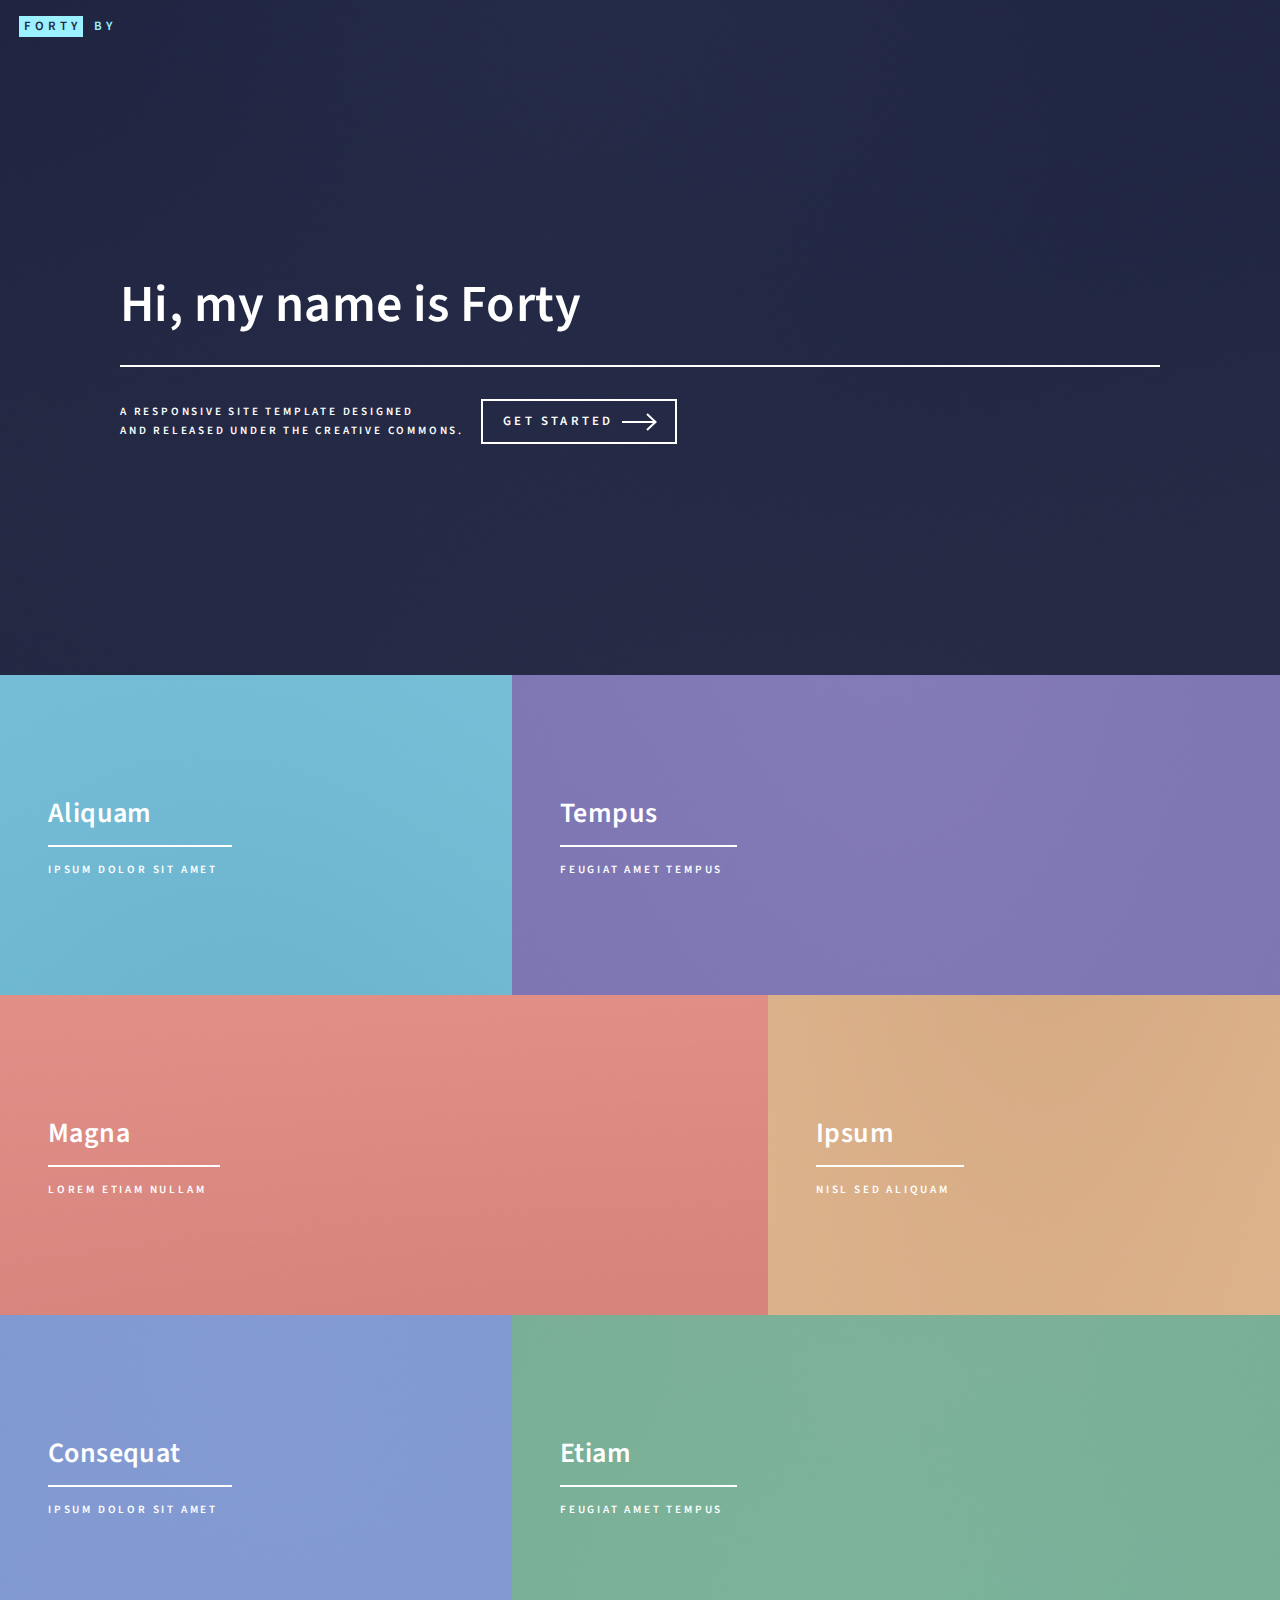
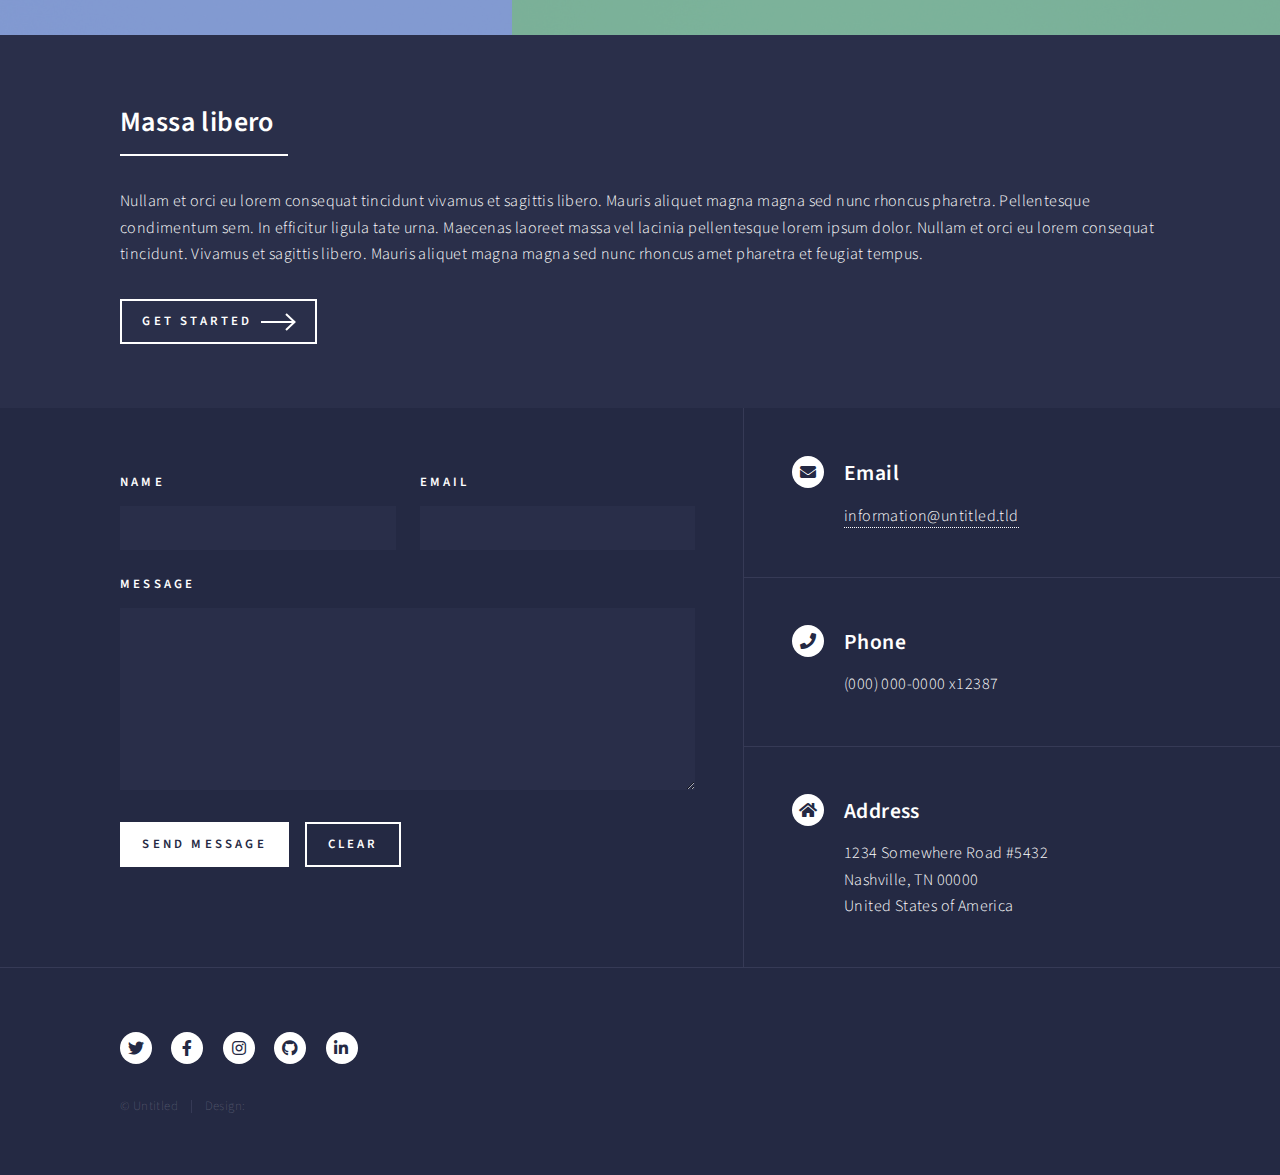
<file: index.html>
<!DOCTYPE HTML>
<!--
	Forty
	 | @ajlkn
	Free for personal and commercial use under the CCA 3.0 license (/license)
-->
<html>
	<head>
		<title>Forty </title>
		<meta charset="utf-8" />
		<meta name="viewport" content="width=device-width, initial-scale=1, user-scalable=no" />
		<link rel="stylesheet" href="assets/css/main.css" />
		<noscript><link rel="stylesheet" href="assets/css/noscript.css" /></noscript>
	</head>
	<body class="is-preload">

		<!-- Wrapper -->
			<div id="wrapper">

				<!-- Header -->
					<header id="header" class="alt">
						<a href="index.html" class="logo"><strong>Forty</strong> <span>by </span></a>
						<nav>
							<!-- <a href="#menu">Menu</a> -->
						</nav>
					</header>

				<!-- Menu -->
					<nav id="menu">
						<ul class="links">
							<li><a href="index.html">Home</a></li>
							<li><a href="landing.html">Landing</a></li>
							<li><a href="generic.html">Generic</a></li>
							<li><a href="elements.html">Elements</a></li>
						</ul>
						<ul class="actions stacked">
							<li><a href="#" class="button primary fit">Get Started</a></li>
							<li><a href="#" class="button fit">Log In</a></li>
						</ul>
					</nav>

				<!-- Banner -->
					<section id="banner" class="major">
						<div class="inner">
							<header class="major">
								<h1>Hi, my name is Forty</h1>
							</header>
							<div class="content">
								<p>A responsive site template designed <br />
								and released under the Creative Commons.</p>
								<ul class="actions">
									<li><a href="#one" class="button next scrolly">Get Started</a></li>
								</ul>
							</div>
						</div>
					</section>

				<!-- Main -->
					<div id="main">

						<!-- One -->
							<section id="one" class="tiles">
								<article>
									<span class="image">
										<img src="images/pic01.jpg" alt="" />
									</span>
									<header class="major">
										<h3><a href="landing.html" class="link">Aliquam</a></h3>
										<p>Ipsum dolor sit amet</p>
									</header>
								</article>
								<article>
									<span class="image">
										<img src="images/pic02.jpg" alt="" />
									</span>
									<header class="major">
										<h3><a href="landing.html" class="link">Tempus</a></h3>
										<p>feugiat amet tempus</p>
									</header>
								</article>
								<article>
									<span class="image">
										<img src="images/pic03.jpg" alt="" />
									</span>
									<header class="major">
										<h3><a href="landing.html" class="link">Magna</a></h3>
										<p>Lorem etiam nullam</p>
									</header>
								</article>
								<article>
									<span class="image">
										<img src="images/pic04.jpg" alt="" />
									</span>
									<header class="major">
										<h3><a href="landing.html" class="link">Ipsum</a></h3>
										<p>Nisl sed aliquam</p>
									</header>
								</article>
								<article>
									<span class="image">
										<img src="images/pic05.jpg" alt="" />
									</span>
									<header class="major">
										<h3><a href="landing.html" class="link">Consequat</a></h3>
										<p>Ipsum dolor sit amet</p>
									</header>
								</article>
								<article>
									<span class="image">
										<img src="images/pic06.jpg" alt="" />
									</span>
									<header class="major">
										<h3><a href="landing.html" class="link">Etiam</a></h3>
										<p>Feugiat amet tempus</p>
									</header>
								</article>
							</section>

						<!-- Two -->
							<section id="two">
								<div class="inner">
									<header class="major">
										<h2>Massa libero</h2>
									</header>
									<p>Nullam et orci eu lorem consequat tincidunt vivamus et sagittis libero. Mauris aliquet magna magna sed nunc rhoncus pharetra. Pellentesque condimentum sem. In efficitur ligula tate urna. Maecenas laoreet massa vel lacinia pellentesque lorem ipsum dolor. Nullam et orci eu lorem consequat tincidunt. Vivamus et sagittis libero. Mauris aliquet magna magna sed nunc rhoncus amet pharetra et feugiat tempus.</p>
									<ul class="actions">
										<li><a href="landing.html" class="button next">Get Started</a></li>
									</ul>
								</div>
							</section>

					</div>

				<!-- Contact -->
					<section id="contact">
						<div class="inner">
							<section>
								<form method="post" action="#">
									<div class="fields">
										<div class="field half">
											<label for="name">Name</label>
											<input type="text" name="name" id="name" />
										</div>
										<div class="field half">
											<label for="email">Email</label>
											<input type="text" name="email" id="email" />
										</div>
										<div class="field">
											<label for="message">Message</label>
											<textarea name="message" id="message" rows="6"></textarea>
										</div>
									</div>
									<ul class="actions">
										<li><input type="submit" value="Send Message" class="primary" /></li>
										<li><input type="reset" value="Clear" /></li>
									</ul>
								</form>
							</section>
							<section class="split">
								<section>
									<div class="contact-method">
										<span class="icon solid alt fa-envelope"></span>
										<h3>Email</h3>
										<a href="#">information@untitled.tld</a>
									</div>
								</section>
								<section>
									<div class="contact-method">
										<span class="icon solid alt fa-phone"></span>
										<h3>Phone</h3>
										<span>(000) 000-0000 x12387</span>
									</div>
								</section>
								<section>
									<div class="contact-method">
										<span class="icon solid alt fa-home"></span>
										<h3>Address</h3>
										<span>1234 Somewhere Road #5432<br />
										Nashville, TN 00000<br />
										United States of America</span>
									</div>
								</section>
							</section>
						</div>
					</section>

				<!-- Footer -->
					<footer id="footer">
						<div class="inner">
							<ul class="icons">
								<li><a href="#" class="icon brands alt fa-twitter"><span class="label">Twitter</span></a></li>
								<li><a href="#" class="icon brands alt fa-facebook-f"><span class="label">Facebook</span></a></li>
								<li><a href="#" class="icon brands alt fa-instagram"><span class="label">Instagram</span></a></li>
								<li><a href="#" class="icon brands alt fa-github"><span class="label">GitHub</span></a></li>
								<li><a href="#" class="icon brands alt fa-linkedin-in"><span class="label">LinkedIn</span></a></li>
							</ul>
							<ul class="copyright">
								<li>&copy; Untitled</li><li>Design: <a href="https://"></a></li>
							</ul>
						</div>
					</footer>

			</div>

		<!-- Scripts -->
			<script src="assets/js/jquery.min.js"></script>
			<script src="assets/js/jquery.scrolly.min.js"></script>
			<script src="assets/js/jquery.scrollex.min.js"></script>
			<script src="assets/js/browser.min.js"></script>
			<script src="assets/js/breakpoints.min.js"></script>
			<script src="assets/js/util.js"></script>
			<script src="assets/js/main.js"></script>

	</body>
</html>
</file>
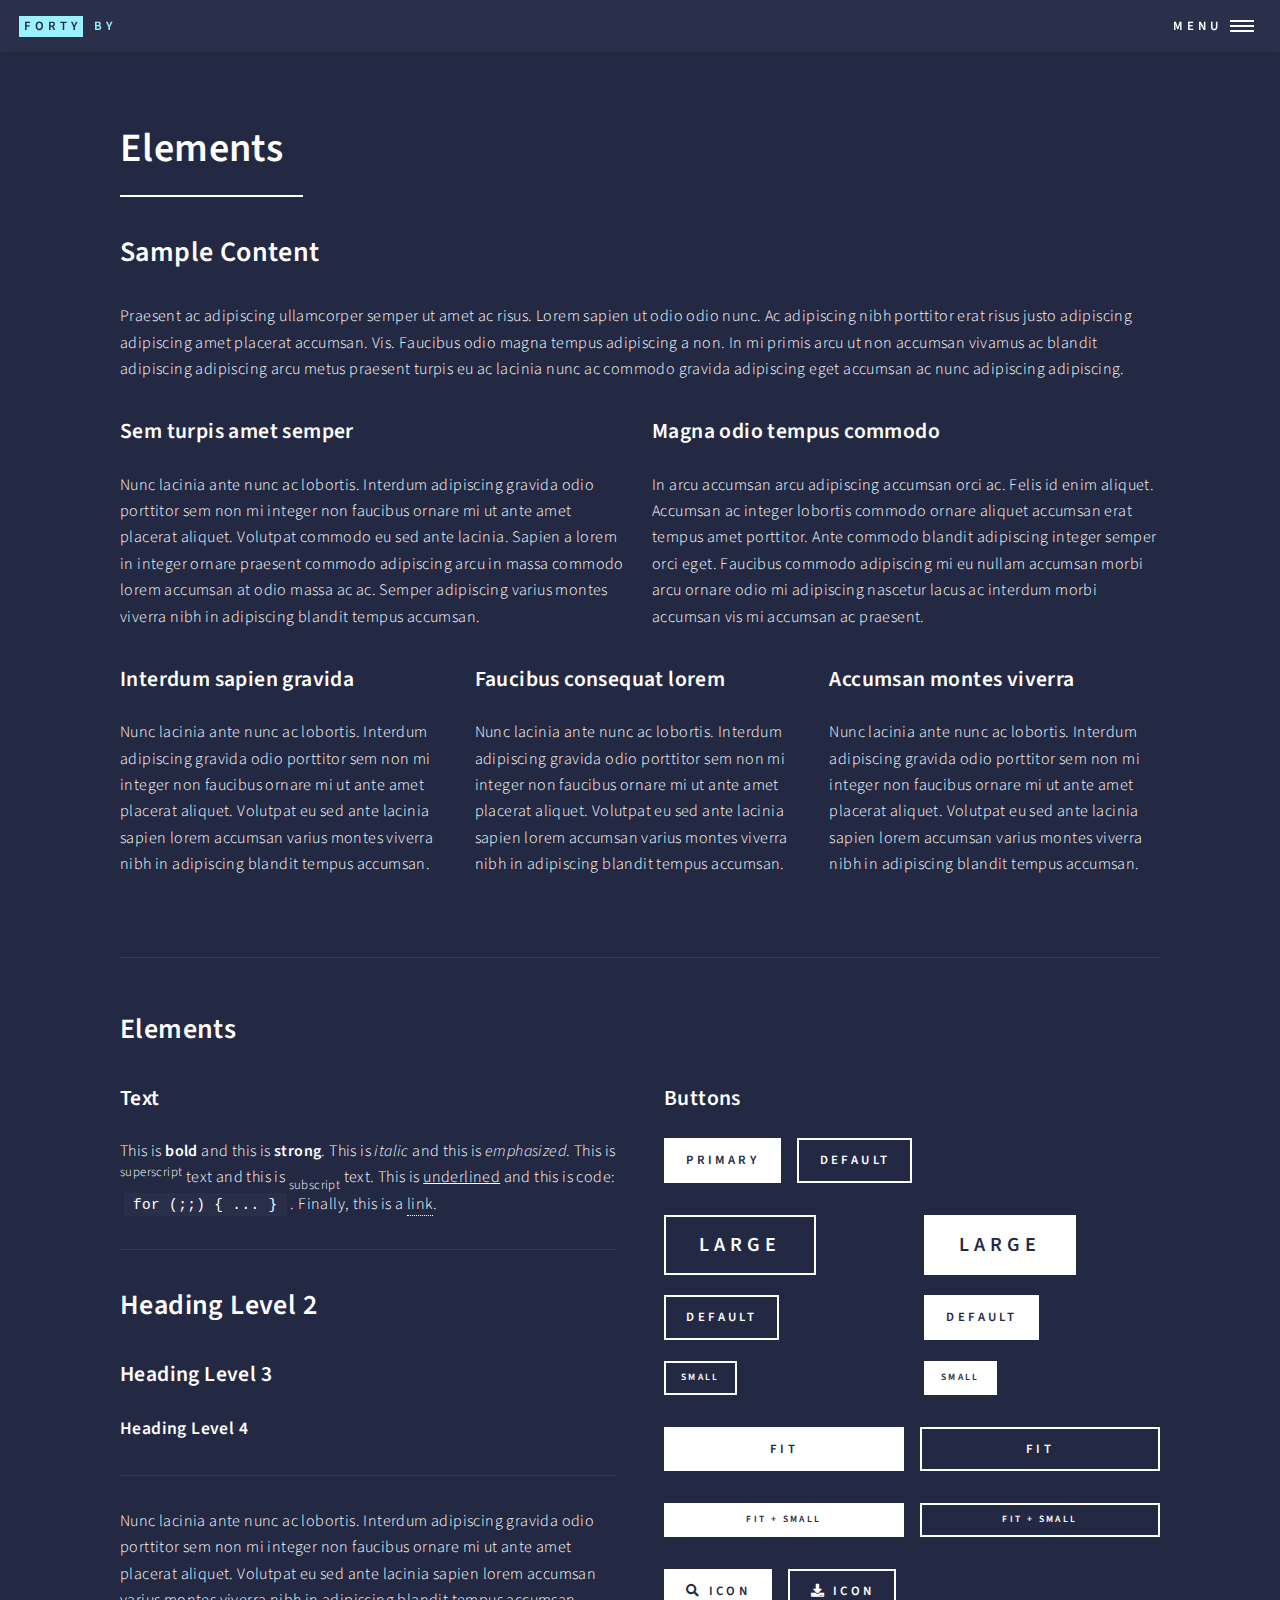
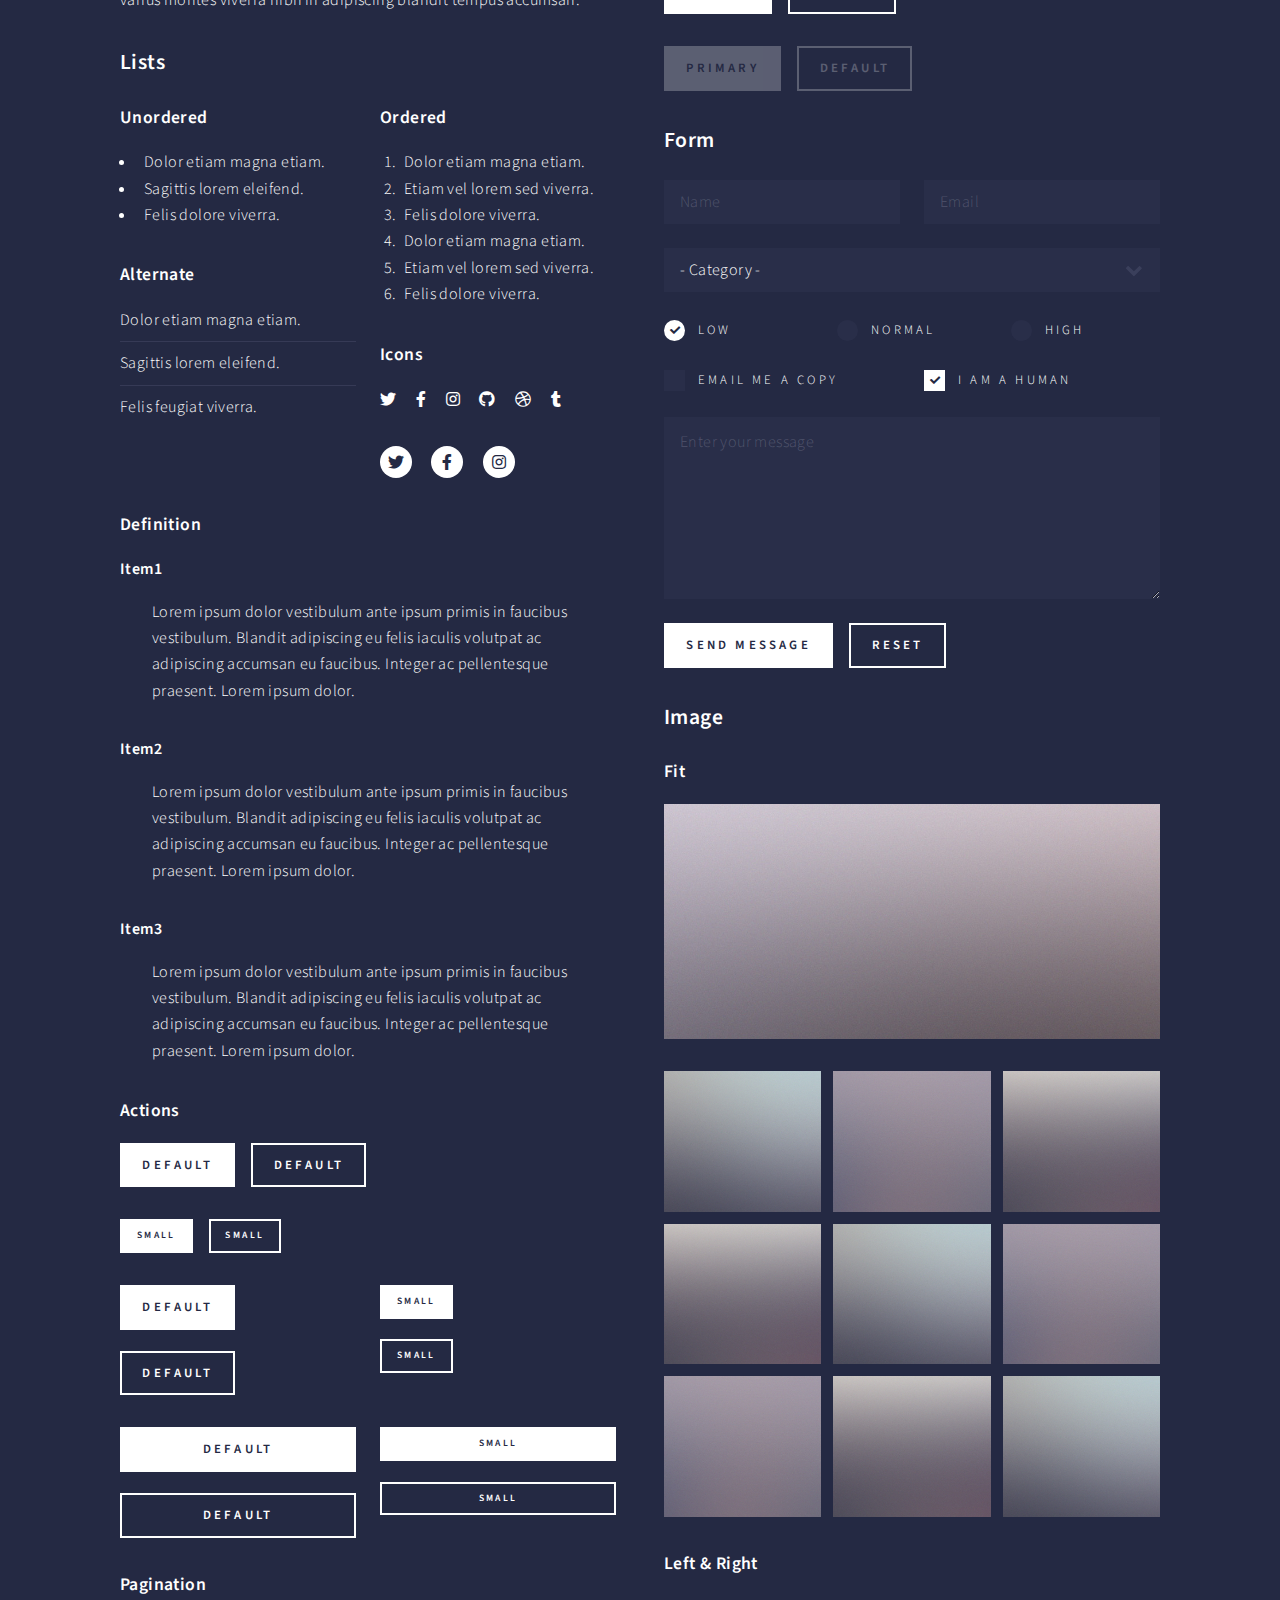
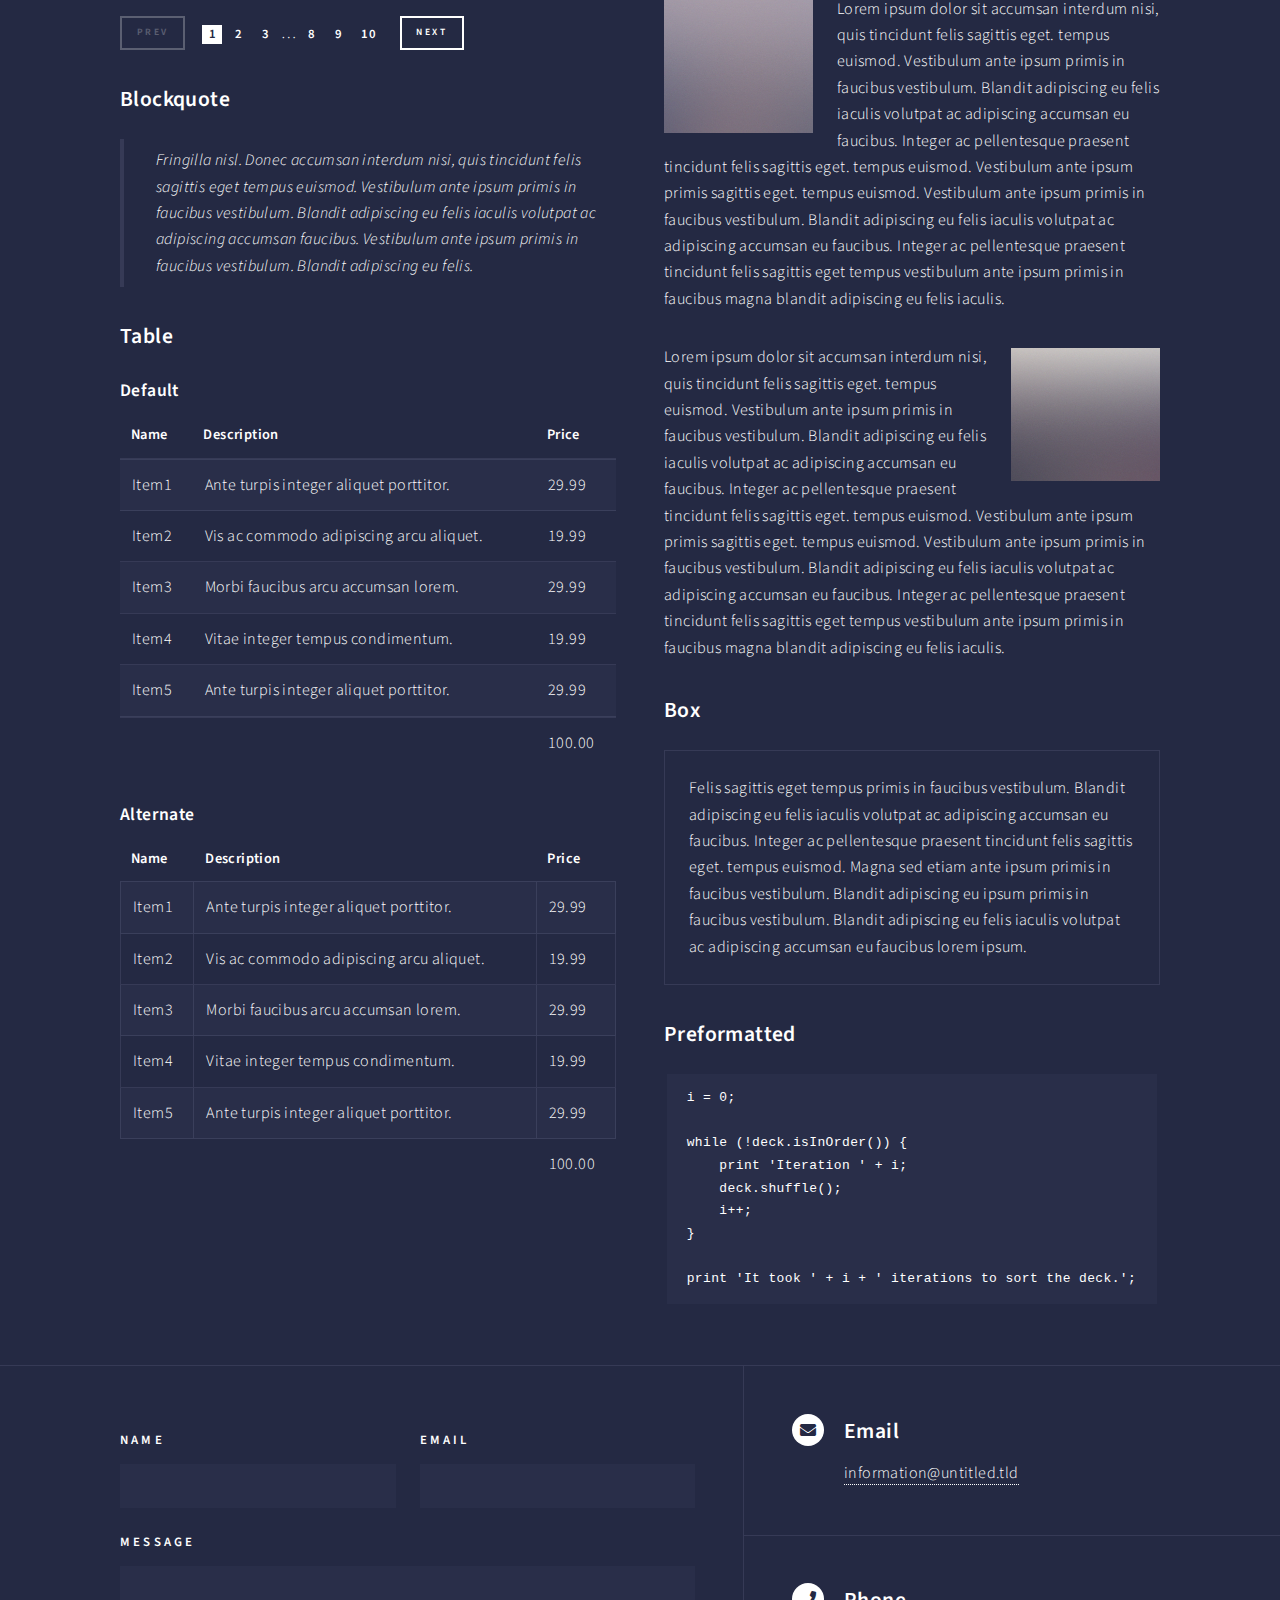
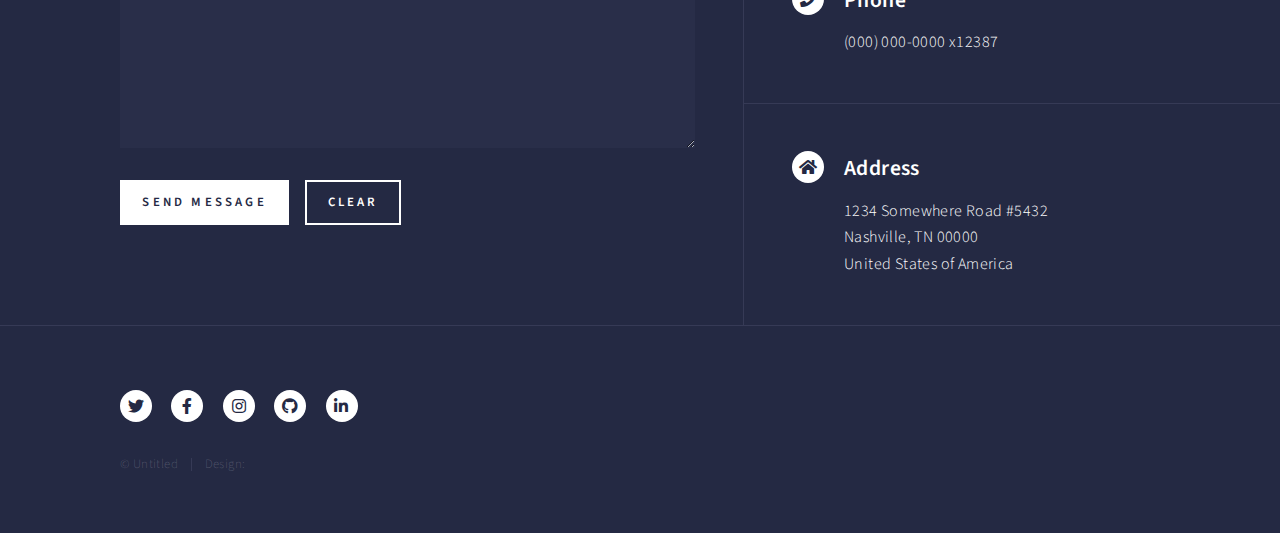
<file: elements.html>
<!DOCTYPE HTML>
<!--
	Forty by 
	 | @ajlkn
	Free for personal and commercial use under the CCA 3.0 license (/license)
-->
<html>
	<head>
		<title>Elements - Forty by </title>
		<meta charset="utf-8" />
		<meta name="viewport" content="width=device-width, initial-scale=1, user-scalable=no" />
		<link rel="stylesheet" href="assets/css/main.css" />
		<noscript><link rel="stylesheet" href="assets/css/noscript.css" /></noscript>
	</head>
	<body class="is-preload">

		<!-- Wrapper -->
			<div id="wrapper">

				<!-- Header -->
					<header id="header">
						<a href="index.html" class="logo"><strong>Forty</strong> <span>by </span></a>
						<nav>
							<a href="#menu">Menu</a>
						</nav>
					</header>

				<!-- Menu -->
					<nav id="menu">
						<ul class="links">
							<li><a href="index.html">Home</a></li>
							<li><a href="landing.html">Landing</a></li>
							<li><a href="generic.html">Generic</a></li>
							<li><a href="elements.html">Elements</a></li>
						</ul>
						<ul class="actions stacked">
							<li><a href="#" class="button primary fit">Get Started</a></li>
							<li><a href="#" class="button fit">Log In</a></li>
						</ul>
					</nav>

				<!-- Main -->
					<div id="main" class="alt">

						<!-- One -->
							<section id="one">
								<div class="inner">
									<header class="major">
										<h1>Elements</h1>
									</header>

									<!-- Content -->
										<h2 id="content">Sample Content</h2>
										<p>Praesent ac adipiscing ullamcorper semper ut amet ac risus. Lorem sapien ut odio odio nunc. Ac adipiscing nibh porttitor erat risus justo adipiscing adipiscing amet placerat accumsan. Vis. Faucibus odio magna tempus adipiscing a non. In mi primis arcu ut non accumsan vivamus ac blandit adipiscing adipiscing arcu metus praesent turpis eu ac lacinia nunc ac commodo gravida adipiscing eget accumsan ac nunc adipiscing adipiscing.</p>
										<div class="row">
											<div class="col-6 col-12-small">
												<h3>Sem turpis amet semper</h3>
												<p>Nunc lacinia ante nunc ac lobortis. Interdum adipiscing gravida odio porttitor sem non mi integer non faucibus ornare mi ut ante amet placerat aliquet. Volutpat commodo eu sed ante lacinia. Sapien a lorem in integer ornare praesent commodo adipiscing arcu in massa commodo lorem accumsan at odio massa ac ac. Semper adipiscing varius montes viverra nibh in adipiscing blandit tempus accumsan.</p>
											</div>
											<div class="col-6 col-12-small">
												<h3>Magna odio tempus commodo</h3>
												<p>In arcu accumsan arcu adipiscing accumsan orci ac. Felis id enim aliquet. Accumsan ac integer lobortis commodo ornare aliquet accumsan erat tempus amet porttitor. Ante commodo blandit adipiscing integer semper orci eget. Faucibus commodo adipiscing mi eu nullam accumsan morbi arcu ornare odio mi adipiscing nascetur lacus ac interdum morbi accumsan vis mi accumsan ac praesent.</p>
											</div>
											<!-- Break -->
											<div class="col-4 col-12-medium">
												<h3>Interdum sapien gravida</h3>
												<p>Nunc lacinia ante nunc ac lobortis. Interdum adipiscing gravida odio porttitor sem non mi integer non faucibus ornare mi ut ante amet placerat aliquet. Volutpat eu sed ante lacinia sapien lorem accumsan varius montes viverra nibh in adipiscing blandit tempus accumsan.</p>
											</div>
											<div class="col-4 col-12-medium">
												<h3>Faucibus consequat lorem</h3>
												<p>Nunc lacinia ante nunc ac lobortis. Interdum adipiscing gravida odio porttitor sem non mi integer non faucibus ornare mi ut ante amet placerat aliquet. Volutpat eu sed ante lacinia sapien lorem accumsan varius montes viverra nibh in adipiscing blandit tempus accumsan.</p>
											</div>
											<div class="col-4 col-12-medium">
												<h3>Accumsan montes viverra</h3>
												<p>Nunc lacinia ante nunc ac lobortis. Interdum adipiscing gravida odio porttitor sem non mi integer non faucibus ornare mi ut ante amet placerat aliquet. Volutpat eu sed ante lacinia sapien lorem accumsan varius montes viverra nibh in adipiscing blandit tempus accumsan.</p>
											</div>
										</div>

									<hr class="major" />

									<!-- Elements -->
										<h2 id="elements">Elements</h2>
										<div class="row gtr-200">
											<div class="col-6 col-12-medium">

												<!-- Text stuff -->
													<h3>Text</h3>
													<p>This is <b>bold</b> and this is <strong>strong</strong>. This is <i>italic</i> and this is <em>emphasized</em>.
													This is <sup>superscript</sup> text and this is <sub>subscript</sub> text.
													This is <u>underlined</u> and this is code: <code>for (;;) { ... }</code>.
													Finally, this is a <a href="#">link</a>.</p>
													<hr />
													<h2>Heading Level 2</h2>
													<h3>Heading Level 3</h3>
													<h4>Heading Level 4</h4>
													<hr />
													<p>Nunc lacinia ante nunc ac lobortis. Interdum adipiscing gravida odio porttitor sem non mi integer non faucibus ornare mi ut ante amet placerat aliquet. Volutpat eu sed ante lacinia sapien lorem accumsan varius montes viverra nibh in adipiscing blandit tempus accumsan.</p>

												<!-- Lists -->
													<h3>Lists</h3>
													<div class="row">
														<div class="col-6 col-12-small">

															<h4>Unordered</h4>
															<ul>
																<li>Dolor etiam magna etiam.</li>
																<li>Sagittis lorem eleifend.</li>
																<li>Felis dolore viverra.</li>
															</ul>

															<h4>Alternate</h4>
															<ul class="alt">
																<li>Dolor etiam magna etiam.</li>
																<li>Sagittis lorem eleifend.</li>
																<li>Felis feugiat viverra.</li>
															</ul>

														</div>
														<div class="col-6 col-12-small">

															<h4>Ordered</h4>
															<ol>
																<li>Dolor etiam magna etiam.</li>
																<li>Etiam vel lorem sed viverra.</li>
																<li>Felis dolore viverra.</li>
																<li>Dolor etiam magna etiam.</li>
																<li>Etiam vel lorem sed viverra.</li>
																<li>Felis dolore viverra.</li>
															</ol>

															<h4>Icons</h4>
															<ul class="icons">
																<li><a href="#" class="icon brands fa-twitter"><span class="label">Twitter</span></a></li>
																<li><a href="#" class="icon brands fa-facebook-f"><span class="label">Facebook</span></a></li>
																<li><a href="#" class="icon brands fa-instagram"><span class="label">Instagram</span></a></li>
																<li><a href="#" class="icon brands fa-github"><span class="label">Github</span></a></li>
																<li><a href="#" class="icon brands fa-dribbble"><span class="label">Dribbble</span></a></li>
																<li><a href="#" class="icon brands fa-tumblr"><span class="label">Tumblr</span></a></li>
															</ul>
															<ul class="icons">
																<li><a href="#" class="icon brands alt fa-twitter"><span class="label">Twitter</span></a></li>
																<li><a href="#" class="icon brands alt fa-facebook-f"><span class="label">Facebook</span></a></li>
																<li><a href="#" class="icon brands alt fa-instagram"><span class="label">Instagram</span></a></li>
															</ul>

														</div>
													</div>
													<h4>Definition</h4>
													<dl>
														<dt>Item1</dt>
														<dd>
															<p>Lorem ipsum dolor vestibulum ante ipsum primis in faucibus vestibulum. Blandit adipiscing eu felis iaculis volutpat ac adipiscing accumsan eu faucibus. Integer ac pellentesque praesent. Lorem ipsum dolor.</p>
														</dd>
														<dt>Item2</dt>
														<dd>
															<p>Lorem ipsum dolor vestibulum ante ipsum primis in faucibus vestibulum. Blandit adipiscing eu felis iaculis volutpat ac adipiscing accumsan eu faucibus. Integer ac pellentesque praesent. Lorem ipsum dolor.</p>
														</dd>
														<dt>Item3</dt>
														<dd>
															<p>Lorem ipsum dolor vestibulum ante ipsum primis in faucibus vestibulum. Blandit adipiscing eu felis iaculis volutpat ac adipiscing accumsan eu faucibus. Integer ac pellentesque praesent. Lorem ipsum dolor.</p>
														</dd>
													</dl>

													<h4>Actions</h4>
													<ul class="actions">
														<li><a href="#" class="button primary">Default</a></li>
														<li><a href="#" class="button">Default</a></li>
													</ul>
													<ul class="actions small">
														<li><a href="#" class="button primary small">Small</a></li>
														<li><a href="#" class="button small">Small</a></li>
													</ul>
													<div class="row">
														<div class="col-6 col-12-small">
															<ul class="actions stacked">
																<li><a href="#" class="button primary">Default</a></li>
																<li><a href="#" class="button">Default</a></li>
															</ul>
														</div>
														<div class="col-6 col-12-small">
															<ul class="actions stacked">
																<li><a href="#" class="button primary small">Small</a></li>
																<li><a href="#" class="button small">Small</a></li>
															</ul>
														</div>
														<div class="col-6 col-12-small">
															<ul class="actions stacked">
																<li><a href="#" class="button primary fit">Default</a></li>
																<li><a href="#" class="button fit">Default</a></li>
															</ul>
														</div>
														<div class="col-6 col-12-small">
															<ul class="actions stacked">
																<li><a href="#" class="button primary small fit">Small</a></li>
																<li><a href="#" class="button small fit">Small</a></li>
															</ul>
														</div>
													</div>

													<h4>Pagination</h4>
													<ul class="pagination">
														<li><span class="button small disabled">Prev</span></li>
														<li><a href="#" class="page active">1</a></li>
														<li><a href="#" class="page">2</a></li>
														<li><a href="#" class="page">3</a></li>
														<li><span>&hellip;</span></li>
														<li><a href="#" class="page">8</a></li>
														<li><a href="#" class="page">9</a></li>
														<li><a href="#" class="page">10</a></li>
														<li><a href="#" class="button small">Next</a></li>
													</ul>

												<!-- Blockquote -->
													<h3>Blockquote</h3>
													<blockquote>Fringilla nisl. Donec accumsan interdum nisi, quis tincidunt felis sagittis eget tempus euismod. Vestibulum ante ipsum primis in faucibus vestibulum. Blandit adipiscing eu felis iaculis volutpat ac adipiscing accumsan faucibus. Vestibulum ante ipsum primis in faucibus vestibulum. Blandit adipiscing eu felis.</blockquote>

												<!-- Table -->
													<h3>Table</h3>

													<h4>Default</h4>
													<div class="table-wrapper">
														<table>
															<thead>
																<tr>
																	<th>Name</th>
																	<th>Description</th>
																	<th>Price</th>
																</tr>
															</thead>
															<tbody>
																<tr>
																	<td>Item1</td>
																	<td>Ante turpis integer aliquet porttitor.</td>
																	<td>29.99</td>
																</tr>
																<tr>
																	<td>Item2</td>
																	<td>Vis ac commodo adipiscing arcu aliquet.</td>
																	<td>19.99</td>
																</tr>
																<tr>
																	<td>Item3</td>
																	<td> Morbi faucibus arcu accumsan lorem.</td>
																	<td>29.99</td>
																</tr>
																<tr>
																	<td>Item4</td>
																	<td>Vitae integer tempus condimentum.</td>
																	<td>19.99</td>
																</tr>
																<tr>
																	<td>Item5</td>
																	<td>Ante turpis integer aliquet porttitor.</td>
																	<td>29.99</td>
																</tr>
															</tbody>
															<tfoot>
																<tr>
																	<td colspan="2"></td>
																	<td>100.00</td>
																</tr>
															</tfoot>
														</table>
													</div>

													<h4>Alternate</h4>
													<div class="table-wrapper">
														<table class="alt">
															<thead>
																<tr>
																	<th>Name</th>
																	<th>Description</th>
																	<th>Price</th>
																</tr>
															</thead>
															<tbody>
																<tr>
																	<td>Item1</td>
																	<td>Ante turpis integer aliquet porttitor.</td>
																	<td>29.99</td>
																</tr>
																<tr>
																	<td>Item2</td>
																	<td>Vis ac commodo adipiscing arcu aliquet.</td>
																	<td>19.99</td>
																</tr>
																<tr>
																	<td>Item3</td>
																	<td> Morbi faucibus arcu accumsan lorem.</td>
																	<td>29.99</td>
																</tr>
																<tr>
																	<td>Item4</td>
																	<td>Vitae integer tempus condimentum.</td>
																	<td>19.99</td>
																</tr>
																<tr>
																	<td>Item5</td>
																	<td>Ante turpis integer aliquet porttitor.</td>
																	<td>29.99</td>
																</tr>
															</tbody>
															<tfoot>
																<tr>
																	<td colspan="2"></td>
																	<td>100.00</td>
																</tr>
															</tfoot>
														</table>
													</div>

											</div>
											<div class="col-6 col-12-medium">

												<!-- Buttons -->
													<h3>Buttons</h3>
													<ul class="actions">
														<li><a href="#" class="button primary">Primary</a></li>
														<li><a href="#" class="button">Default</a></li>
													</ul>
													<div class="row">
														<div class="col-6 col-12-xsmall">
															<ul class="actions stacked">
																<li><a href="#" class="button large">Large</a></li>
																<li><a href="#" class="button">Default</a></li>
																<li><a href="#" class="button small">Small</a></li>
															</ul>
														</div>
														<div class="col-6 col-12-xsmall">
															<ul class="actions stacked">
																<li><a href="#" class="button primary large">Large</a></li>
																<li><a href="#" class="button primary">Default</a></li>
																<li><a href="#" class="button primary small">Small</a></li>
															</ul>
														</div>
													</div>
													<ul class="actions fit">
														<li><a href="#" class="button primary fit">Fit</a></li>
														<li><a href="#" class="button fit">Fit</a></li>
													</ul>
													<ul class="actions fit small">
														<li><a href="#" class="button primary fit small">Fit + Small</a></li>
														<li><a href="#" class="button fit small">Fit + Small</a></li>
													</ul>
													<ul class="actions">
														<li><a href="#" class="button primary icon solid fa-search">Icon</a></li>
														<li><a href="#" class="button icon solid fa-download">Icon</a></li>
													</ul>
													<ul class="actions">
														<li><span class="button primary disabled">Primary</span></li>
														<li><span class="button disabled">Default</span></li>
													</ul>

												<!-- Form -->
													<h3>Form</h3>

													<form method="post" action="#">
														<div class="row gtr-uniform">
															<div class="col-6 col-12-xsmall">
																<input type="text" name="demo-name" id="demo-name" value="" placeholder="Name" />
															</div>
															<div class="col-6 col-12-xsmall">
																<input type="email" name="demo-email" id="demo-email" value="" placeholder="Email" />
															</div>
															<!-- Break -->
															<div class="col-12">
																<select name="demo-category" id="demo-category">
																	<option value="">- Category -</option>
																	<option value="1">Manufacturing</option>
																	<option value="1">Shipping</option>
																	<option value="1">Administration</option>
																	<option value="1">Human Resources</option>
																</select>
															</div>
															<!-- Break -->
															<div class="col-4 col-12-small">
																<input type="radio" id="demo-priority-low" name="demo-priority" checked>
																<label for="demo-priority-low">Low</label>
															</div>
															<div class="col-4 col-12-small">
																<input type="radio" id="demo-priority-normal" name="demo-priority">
																<label for="demo-priority-normal">Normal</label>
															</div>
															<div class="col-4 col-12-small">
																<input type="radio" id="demo-priority-high" name="demo-priority">
																<label for="demo-priority-high">High</label>
															</div>
															<!-- Break -->
															<div class="col-6 col-12-small">
																<input type="checkbox" id="demo-copy" name="demo-copy">
																<label for="demo-copy">Email me a copy</label>
															</div>
															<div class="col-6 col-12-small">
																<input type="checkbox" id="demo-human" name="demo-human" checked>
																<label for="demo-human">I am a human</label>
															</div>
															<!-- Break -->
															<div class="col-12">
																<textarea name="demo-message" id="demo-message" placeholder="Enter your message" rows="6"></textarea>
															</div>
															<!-- Break -->
															<div class="col-12">
																<ul class="actions">
																	<li><input type="submit" value="Send Message" class="primary" /></li>
																	<li><input type="reset" value="Reset" /></li>
																</ul>
															</div>
														</div>
													</form>

												<!-- Image -->
													<h3>Image</h3>

													<h4>Fit</h4>
													<span class="image fit"><img src="images/pic03.jpg" alt="" /></span>
													<div class="box alt">
														<div class="row gtr-50 gtr-uniform">
															<div class="col-4"><span class="image fit"><img src="images/pic08.jpg" alt="" /></span></div>
															<div class="col-4"><span class="image fit"><img src="images/pic09.jpg" alt="" /></span></div>
															<div class="col-4"><span class="image fit"><img src="images/pic10.jpg" alt="" /></span></div>
															<!-- Break -->
															<div class="col-4"><span class="image fit"><img src="images/pic10.jpg" alt="" /></span></div>
															<div class="col-4"><span class="image fit"><img src="images/pic08.jpg" alt="" /></span></div>
															<div class="col-4"><span class="image fit"><img src="images/pic09.jpg" alt="" /></span></div>
															<!-- Break -->
															<div class="col-4"><span class="image fit"><img src="images/pic09.jpg" alt="" /></span></div>
															<div class="col-4"><span class="image fit"><img src="images/pic10.jpg" alt="" /></span></div>
															<div class="col-4"><span class="image fit"><img src="images/pic08.jpg" alt="" /></span></div>
														</div>
													</div>

													<h4>Left &amp; Right</h4>
													<p><span class="image left"><img src="images/pic09.jpg" alt="" /></span>Lorem ipsum dolor sit accumsan interdum nisi, quis tincidunt felis sagittis eget. tempus euismod. Vestibulum ante ipsum primis in faucibus vestibulum. Blandit adipiscing eu felis iaculis volutpat ac adipiscing accumsan eu faucibus. Integer ac pellentesque praesent tincidunt felis sagittis eget. tempus euismod. Vestibulum ante ipsum primis sagittis eget. tempus euismod. Vestibulum ante ipsum primis in faucibus vestibulum. Blandit adipiscing eu felis iaculis volutpat ac adipiscing accumsan eu faucibus. Integer ac pellentesque praesent tincidunt felis sagittis eget tempus vestibulum ante ipsum primis in faucibus magna blandit adipiscing eu felis iaculis.</p>
													<p><span class="image right"><img src="images/pic10.jpg" alt="" /></span>Lorem ipsum dolor sit accumsan interdum nisi, quis tincidunt felis sagittis eget. tempus euismod. Vestibulum ante ipsum primis in faucibus vestibulum. Blandit adipiscing eu felis iaculis volutpat ac adipiscing accumsan eu faucibus. Integer ac pellentesque praesent tincidunt felis sagittis eget. tempus euismod. Vestibulum ante ipsum primis sagittis eget. tempus euismod. Vestibulum ante ipsum primis in faucibus vestibulum. Blandit adipiscing eu felis iaculis volutpat ac adipiscing accumsan eu faucibus. Integer ac pellentesque praesent tincidunt felis sagittis eget tempus vestibulum ante ipsum primis in faucibus magna blandit adipiscing eu felis iaculis.</p>

												<!-- Box -->
													<h3>Box</h3>
													<div class="box">
														<p>Felis sagittis eget tempus primis in faucibus vestibulum. Blandit adipiscing eu felis iaculis volutpat ac adipiscing accumsan eu faucibus. Integer ac pellentesque praesent tincidunt felis sagittis eget. tempus euismod. Magna sed etiam ante ipsum primis in faucibus vestibulum. Blandit adipiscing eu ipsum primis in faucibus vestibulum. Blandit adipiscing eu felis iaculis volutpat ac adipiscing accumsan eu faucibus lorem ipsum.</p>
													</div>

												<!-- Preformatted Code -->
													<h3>Preformatted</h3>
													<pre><code>i = 0;

while (!deck.isInOrder()) {
    print 'Iteration ' + i;
    deck.shuffle();
    i++;
}

print 'It took ' + i + ' iterations to sort the deck.';
</code></pre>

											</div>
										</div>

								</div>
							</section>

					</div>

				<!-- Contact -->
					<section id="contact">
						<div class="inner">
							<section>
								<form method="post" action="#">
									<div class="fields">
										<div class="field half">
											<label for="name">Name</label>
											<input type="text" name="name" id="name" />
										</div>
										<div class="field half">
											<label for="email">Email</label>
											<input type="text" name="email" id="email" />
										</div>
										<div class="field">
											<label for="message">Message</label>
											<textarea name="message" id="message" rows="6"></textarea>
										</div>
									</div>
									<ul class="actions">
										<li><input type="submit" value="Send Message" class="primary" /></li>
										<li><input type="reset" value="Clear" /></li>
									</ul>
								</form>
							</section>
							<section class="split">
								<section>
									<div class="contact-method">
										<span class="icon solid alt fa-envelope"></span>
										<h3>Email</h3>
										<a href="#">information@untitled.tld</a>
									</div>
								</section>
								<section>
									<div class="contact-method">
										<span class="icon solid alt fa-phone"></span>
										<h3>Phone</h3>
										<span>(000) 000-0000 x12387</span>
									</div>
								</section>
								<section>
									<div class="contact-method">
										<span class="icon solid alt fa-home"></span>
										<h3>Address</h3>
										<span>1234 Somewhere Road #5432<br />
										Nashville, TN 00000<br />
										United States of America</span>
									</div>
								</section>
							</section>
						</div>
					</section>

				<!-- Footer -->
					<footer id="footer">
						<div class="inner">
							<ul class="icons">
								<li><a href="#" class="icon brands alt fa-twitter"><span class="label">Twitter</span></a></li>
								<li><a href="#" class="icon brands alt fa-facebook-f"><span class="label">Facebook</span></a></li>
								<li><a href="#" class="icon brands alt fa-instagram"><span class="label">Instagram</span></a></li>
								<li><a href="#" class="icon brands alt fa-github"><span class="label">GitHub</span></a></li>
								<li><a href="#" class="icon brands alt fa-linkedin-in"><span class="label">LinkedIn</span></a></li>
							</ul>
							<ul class="copyright">
								<li>&copy; Untitled</li><li>Design: <a href="https://"></a></li>
							</ul>
						</div>
					</footer>

			</div>

		<!-- Scripts -->
			<script src="assets/js/jquery.min.js"></script>
			<script src="assets/js/jquery.scrolly.min.js"></script>
			<script src="assets/js/jquery.scrollex.min.js"></script>
			<script src="assets/js/browser.min.js"></script>
			<script src="assets/js/breakpoints.min.js"></script>
			<script src="assets/js/util.js"></script>
			<script src="assets/js/main.js"></script>

	</body>
</html>
</file>
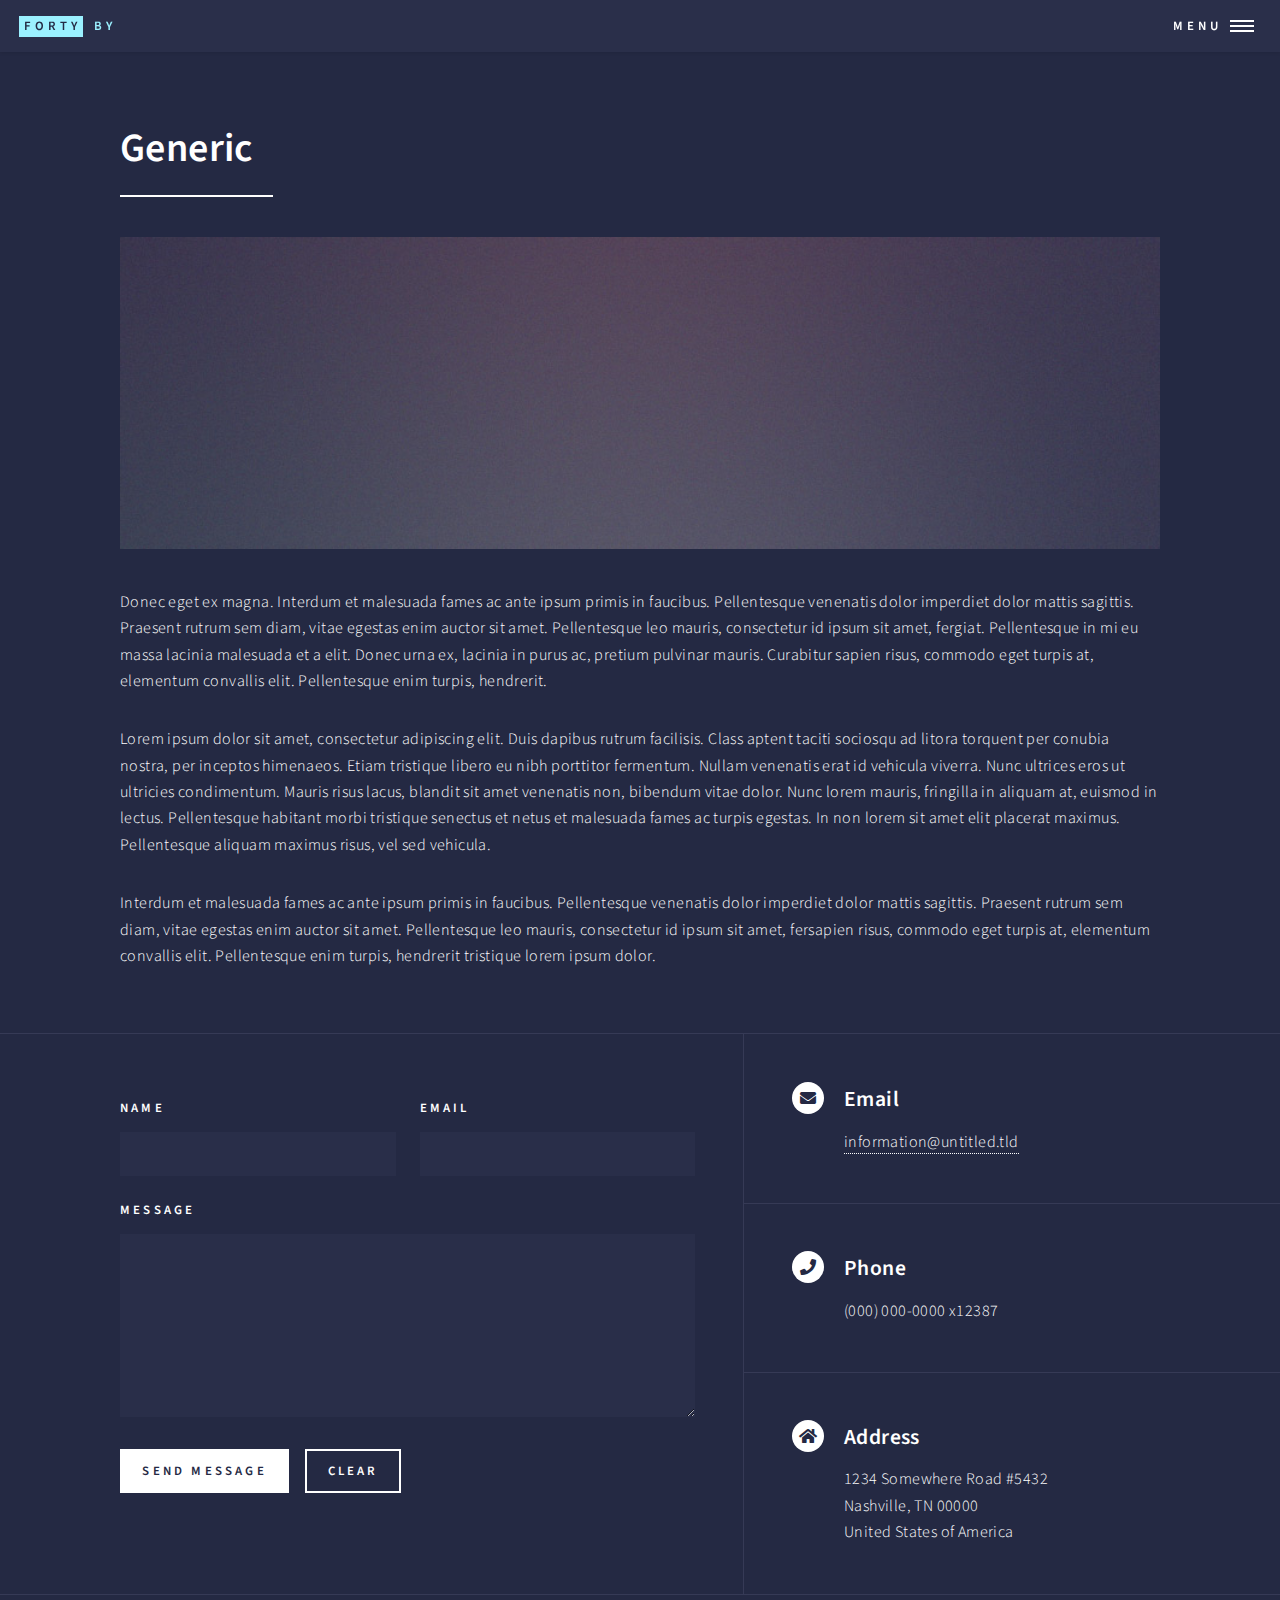
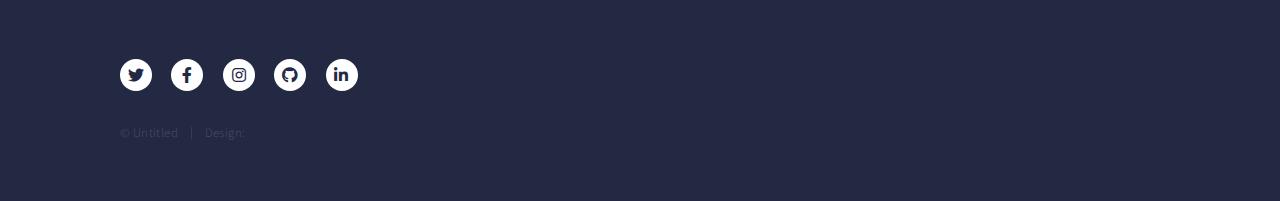
<file: generic.html>
<!DOCTYPE HTML>
<!--
	Forty by 
	 | @ajlkn
	Free for personal and commercial use under the CCA 3.0 license (/license)
-->
<html>
	<head>
		<title>Generic - Forty by </title>
		<meta charset="utf-8" />
		<meta name="viewport" content="width=device-width, initial-scale=1, user-scalable=no" />
		<link rel="stylesheet" href="assets/css/main.css" />
		<noscript><link rel="stylesheet" href="assets/css/noscript.css" /></noscript>
	</head>
	<body class="is-preload">

		<!-- Wrapper -->
			<div id="wrapper">

				<!-- Header -->
					<header id="header">
						<a href="index.html" class="logo"><strong>Forty</strong> <span>by </span></a>
						<nav>
							<a href="#menu">Menu</a>
						</nav>
					</header>

				<!-- Menu -->
					<nav id="menu">
						<ul class="links">
							<li><a href="index.html">Home</a></li>
							<li><a href="landing.html">Landing</a></li>
							<li><a href="generic.html">Generic</a></li>
							<li><a href="elements.html">Elements</a></li>
						</ul>
						<ul class="actions stacked">
							<li><a href="#" class="button primary fit">Get Started</a></li>
							<li><a href="#" class="button fit">Log In</a></li>
						</ul>
					</nav>

				<!-- Main -->
					<div id="main" class="alt">

						<!-- One -->
							<section id="one">
								<div class="inner">
									<header class="major">
										<h1>Generic</h1>
									</header>
									<span class="image main"><img src="images/pic11.jpg" alt="" /></span>
									<p>Donec eget ex magna. Interdum et malesuada fames ac ante ipsum primis in faucibus. Pellentesque venenatis dolor imperdiet dolor mattis sagittis. Praesent rutrum sem diam, vitae egestas enim auctor sit amet. Pellentesque leo mauris, consectetur id ipsum sit amet, fergiat. Pellentesque in mi eu massa lacinia malesuada et a elit. Donec urna ex, lacinia in purus ac, pretium pulvinar mauris. Curabitur sapien risus, commodo eget turpis at, elementum convallis elit. Pellentesque enim turpis, hendrerit.</p>
									<p>Lorem ipsum dolor sit amet, consectetur adipiscing elit. Duis dapibus rutrum facilisis. Class aptent taciti sociosqu ad litora torquent per conubia nostra, per inceptos himenaeos. Etiam tristique libero eu nibh porttitor fermentum. Nullam venenatis erat id vehicula viverra. Nunc ultrices eros ut ultricies condimentum. Mauris risus lacus, blandit sit amet venenatis non, bibendum vitae dolor. Nunc lorem mauris, fringilla in aliquam at, euismod in lectus. Pellentesque habitant morbi tristique senectus et netus et malesuada fames ac turpis egestas. In non lorem sit amet elit placerat maximus. Pellentesque aliquam maximus risus, vel sed vehicula.</p>
									<p>Interdum et malesuada fames ac ante ipsum primis in faucibus. Pellentesque venenatis dolor imperdiet dolor mattis sagittis. Praesent rutrum sem diam, vitae egestas enim auctor sit amet. Pellentesque leo mauris, consectetur id ipsum sit amet, fersapien risus, commodo eget turpis at, elementum convallis elit. Pellentesque enim turpis, hendrerit tristique lorem ipsum dolor.</p>
								</div>
							</section>

					</div>

				<!-- Contact -->
					<section id="contact">
						<div class="inner">
							<section>
								<form method="post" action="#">
									<div class="fields">
										<div class="field half">
											<label for="name">Name</label>
											<input type="text" name="name" id="name" />
										</div>
										<div class="field half">
											<label for="email">Email</label>
											<input type="text" name="email" id="email" />
										</div>
										<div class="field">
											<label for="message">Message</label>
											<textarea name="message" id="message" rows="6"></textarea>
										</div>
									</div>
									<ul class="actions">
										<li><input type="submit" value="Send Message" class="primary" /></li>
										<li><input type="reset" value="Clear" /></li>
									</ul>
								</form>
							</section>
							<section class="split">
								<section>
									<div class="contact-method">
										<span class="icon solid alt fa-envelope"></span>
										<h3>Email</h3>
										<a href="#">information@untitled.tld</a>
									</div>
								</section>
								<section>
									<div class="contact-method">
										<span class="icon solid alt fa-phone"></span>
										<h3>Phone</h3>
										<span>(000) 000-0000 x12387</span>
									</div>
								</section>
								<section>
									<div class="contact-method">
										<span class="icon solid alt fa-home"></span>
										<h3>Address</h3>
										<span>1234 Somewhere Road #5432<br />
										Nashville, TN 00000<br />
										United States of America</span>
									</div>
								</section>
							</section>
						</div>
					</section>

				<!-- Footer -->
					<footer id="footer">
						<div class="inner">
							<ul class="icons">
								<li><a href="#" class="icon brands alt fa-twitter"><span class="label">Twitter</span></a></li>
								<li><a href="#" class="icon brands alt fa-facebook-f"><span class="label">Facebook</span></a></li>
								<li><a href="#" class="icon brands alt fa-instagram"><span class="label">Instagram</span></a></li>
								<li><a href="#" class="icon brands alt fa-github"><span class="label">GitHub</span></a></li>
								<li><a href="#" class="icon brands alt fa-linkedin-in"><span class="label">LinkedIn</span></a></li>
							</ul>
							<ul class="copyright">
								<li>&copy; Untitled</li><li>Design: <a href="https://"></a></li>
							</ul>
						</div>
					</footer>

			</div>

		<!-- Scripts -->
			<script src="assets/js/jquery.min.js"></script>
			<script src="assets/js/jquery.scrolly.min.js"></script>
			<script src="assets/js/jquery.scrollex.min.js"></script>
			<script src="assets/js/browser.min.js"></script>
			<script src="assets/js/breakpoints.min.js"></script>
			<script src="assets/js/util.js"></script>
			<script src="assets/js/main.js"></script>

	</body>
</html>
</file>
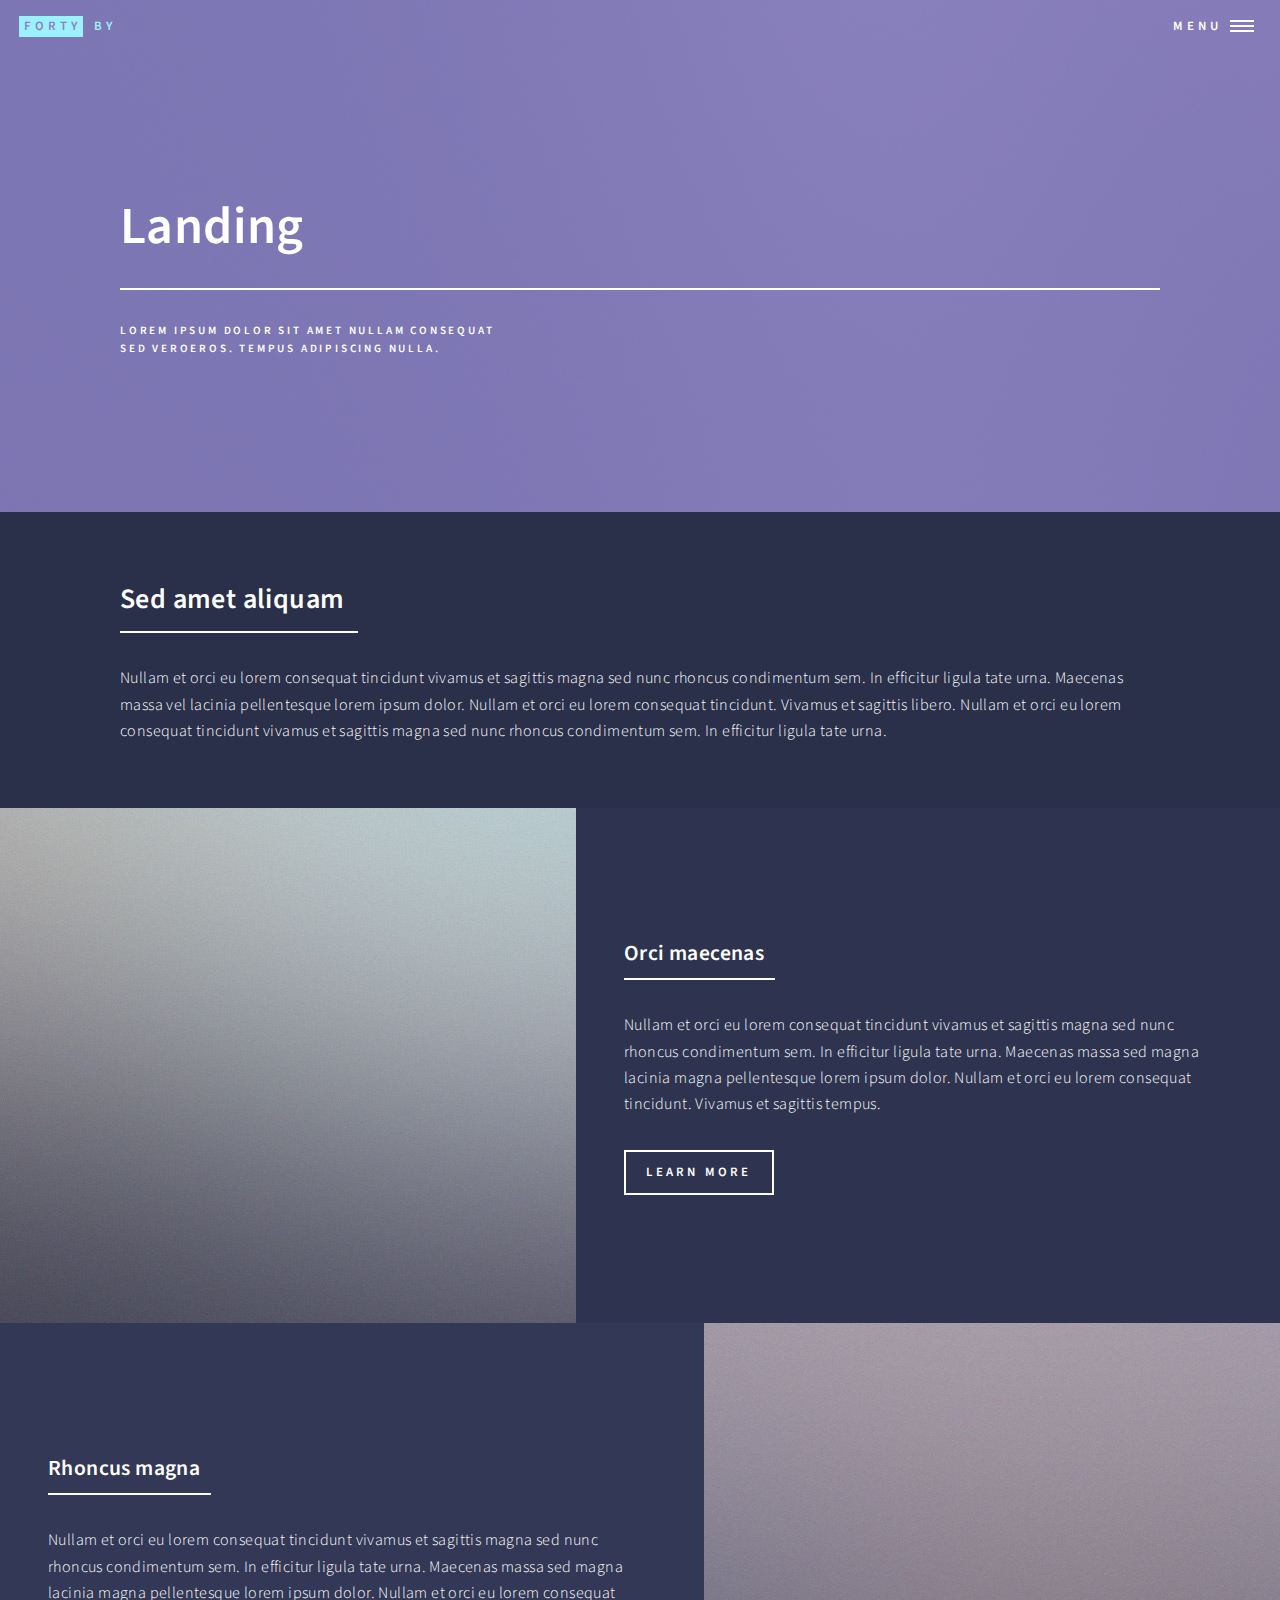
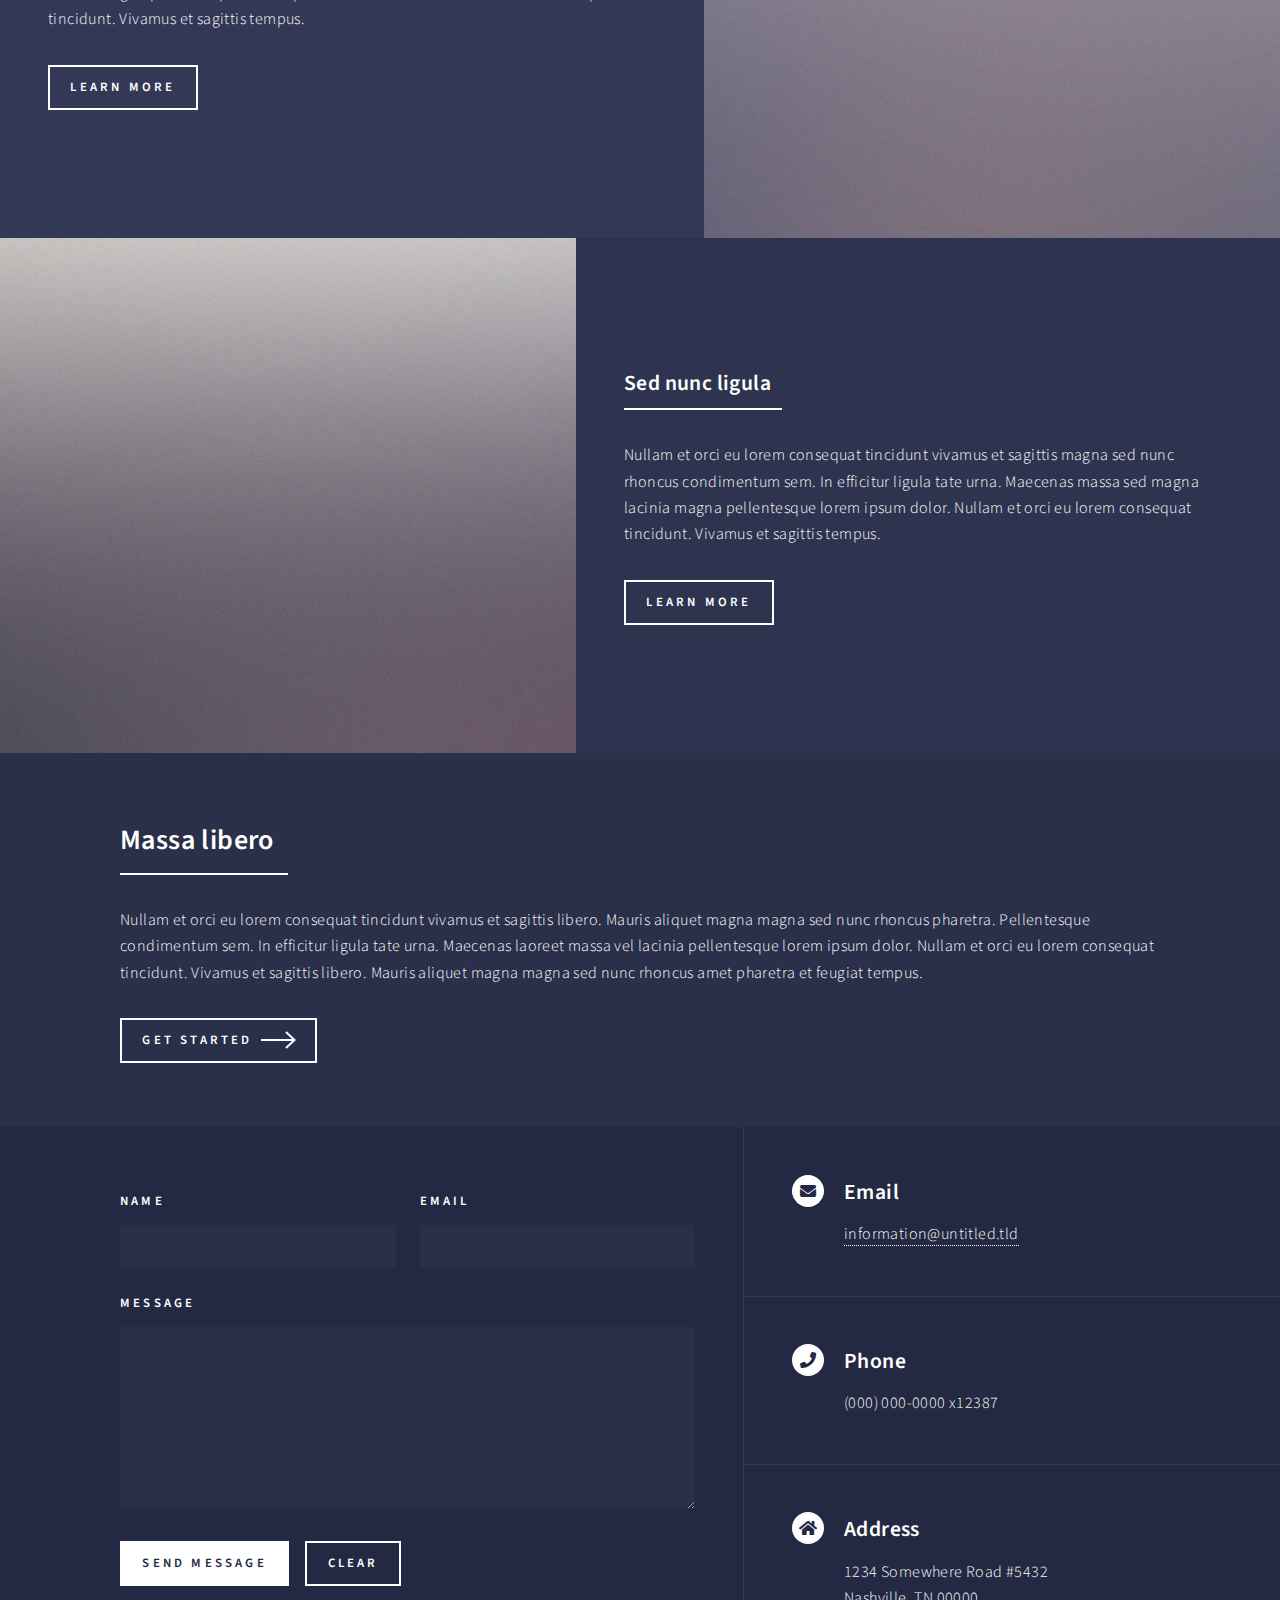
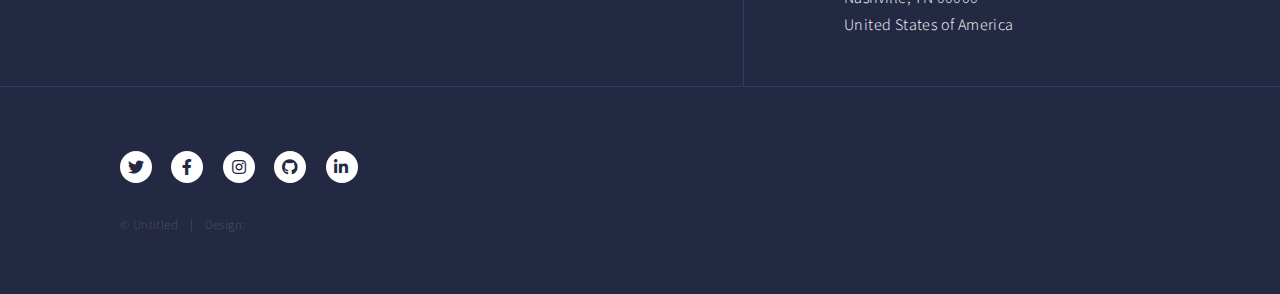
<file: landing.html>
<!DOCTYPE HTML>
<!--
	Forty by 
	 | @ajlkn
	Free for personal and commercial use under the CCA 3.0 license (/license)
-->
<html>
	<head>
		<title>Landing - Forty by </title>
		<meta charset="utf-8" />
		<meta name="viewport" content="width=device-width, initial-scale=1, user-scalable=no" />
		<link rel="stylesheet" href="assets/css/main.css" />
		<noscript><link rel="stylesheet" href="assets/css/noscript.css" /></noscript>
	</head>
	<body class="is-preload">

		<!-- Wrapper -->
			<div id="wrapper">

				<!-- Header -->
				<!-- Note: The "styleN" class below should match that of the banner element. -->
					<header id="header" class="alt style2">
						<a href="index.html" class="logo"><strong>Forty</strong> <span>by </span></a>
						<nav>
							<a href="#menu">Menu</a>
						</nav>
					</header>

				<!-- Menu -->
					<nav id="menu">
						<ul class="links">
							<li><a href="index.html">Home</a></li>
							<li><a href="landing.html">Landing</a></li>
							<li><a href="generic.html">Generic</a></li>
							<li><a href="elements.html">Elements</a></li>
						</ul>
						<ul class="actions stacked">
							<li><a href="#" class="button primary fit">Get Started</a></li>
							<li><a href="#" class="button fit">Log In</a></li>
						</ul>
					</nav>

				<!-- Banner -->
				<!-- Note: The "styleN" class below should match that of the header element. -->
					<section id="banner" class="style2">
						<div class="inner">
							<span class="image">
								<img src="images/pic07.jpg" alt="" />
							</span>
							<header class="major">
								<h1>Landing</h1>
							</header>
							<div class="content">
								<p>Lorem ipsum dolor sit amet nullam consequat<br />
								sed veroeros. tempus adipiscing nulla.</p>
							</div>
						</div>
					</section>

				<!-- Main -->
					<div id="main">

						<!-- One -->
							<section id="one">
								<div class="inner">
									<header class="major">
										<h2>Sed amet aliquam</h2>
									</header>
									<p>Nullam et orci eu lorem consequat tincidunt vivamus et sagittis magna sed nunc rhoncus condimentum sem. In efficitur ligula tate urna. Maecenas massa vel lacinia pellentesque lorem ipsum dolor. Nullam et orci eu lorem consequat tincidunt. Vivamus et sagittis libero. Nullam et orci eu lorem consequat tincidunt vivamus et sagittis magna sed nunc rhoncus condimentum sem. In efficitur ligula tate urna.</p>
								</div>
							</section>

						<!-- Two -->
							<section id="two" class="spotlights">
								<section>
									<a href="generic.html" class="image">
										<img src="images/pic08.jpg" alt="" data-position="center center" />
									</a>
									<div class="content">
										<div class="inner">
											<header class="major">
												<h3>Orci maecenas</h3>
											</header>
											<p>Nullam et orci eu lorem consequat tincidunt vivamus et sagittis magna sed nunc rhoncus condimentum sem. In efficitur ligula tate urna. Maecenas massa sed magna lacinia magna pellentesque lorem ipsum dolor. Nullam et orci eu lorem consequat tincidunt. Vivamus et sagittis tempus.</p>
											<ul class="actions">
												<li><a href="generic.html" class="button">Learn more</a></li>
											</ul>
										</div>
									</div>
								</section>
								<section>
									<a href="generic.html" class="image">
										<img src="images/pic09.jpg" alt="" data-position="top center" />
									</a>
									<div class="content">
										<div class="inner">
											<header class="major">
												<h3>Rhoncus magna</h3>
											</header>
											<p>Nullam et orci eu lorem consequat tincidunt vivamus et sagittis magna sed nunc rhoncus condimentum sem. In efficitur ligula tate urna. Maecenas massa sed magna lacinia magna pellentesque lorem ipsum dolor. Nullam et orci eu lorem consequat tincidunt. Vivamus et sagittis tempus.</p>
											<ul class="actions">
												<li><a href="generic.html" class="button">Learn more</a></li>
											</ul>
										</div>
									</div>
								</section>
								<section>
									<a href="generic.html" class="image">
										<img src="images/pic10.jpg" alt="" data-position="25% 25%" />
									</a>
									<div class="content">
										<div class="inner">
											<header class="major">
												<h3>Sed nunc ligula</h3>
											</header>
											<p>Nullam et orci eu lorem consequat tincidunt vivamus et sagittis magna sed nunc rhoncus condimentum sem. In efficitur ligula tate urna. Maecenas massa sed magna lacinia magna pellentesque lorem ipsum dolor. Nullam et orci eu lorem consequat tincidunt. Vivamus et sagittis tempus.</p>
											<ul class="actions">
												<li><a href="generic.html" class="button">Learn more</a></li>
											</ul>
										</div>
									</div>
								</section>
							</section>

						<!-- Three -->
							<section id="three">
								<div class="inner">
									<header class="major">
										<h2>Massa libero</h2>
									</header>
									<p>Nullam et orci eu lorem consequat tincidunt vivamus et sagittis libero. Mauris aliquet magna magna sed nunc rhoncus pharetra. Pellentesque condimentum sem. In efficitur ligula tate urna. Maecenas laoreet massa vel lacinia pellentesque lorem ipsum dolor. Nullam et orci eu lorem consequat tincidunt. Vivamus et sagittis libero. Mauris aliquet magna magna sed nunc rhoncus amet pharetra et feugiat tempus.</p>
									<ul class="actions">
										<li><a href="generic.html" class="button next">Get Started</a></li>
									</ul>
								</div>
							</section>

					</div>

				<!-- Contact -->
					<section id="contact">
						<div class="inner">
							<section>
								<form method="post" action="#">
									<div class="fields">
										<div class="field half">
											<label for="name">Name</label>
											<input type="text" name="name" id="name" />
										</div>
										<div class="field half">
											<label for="email">Email</label>
											<input type="text" name="email" id="email" />
										</div>
										<div class="field">
											<label for="message">Message</label>
											<textarea name="message" id="message" rows="6"></textarea>
										</div>
									</div>
									<ul class="actions">
										<li><input type="submit" value="Send Message" class="primary" /></li>
										<li><input type="reset" value="Clear" /></li>
									</ul>
								</form>
							</section>
							<section class="split">
								<section>
									<div class="contact-method">
										<span class="icon solid alt fa-envelope"></span>
										<h3>Email</h3>
										<a href="#">information@untitled.tld</a>
									</div>
								</section>
								<section>
									<div class="contact-method">
										<span class="icon solid alt fa-phone"></span>
										<h3>Phone</h3>
										<span>(000) 000-0000 x12387</span>
									</div>
								</section>
								<section>
									<div class="contact-method">
										<span class="icon solid alt fa-home"></span>
										<h3>Address</h3>
										<span>1234 Somewhere Road #5432<br />
										Nashville, TN 00000<br />
										United States of America</span>
									</div>
								</section>
							</section>
						</div>
					</section>

				<!-- Footer -->
					<footer id="footer">
						<div class="inner">
							<ul class="icons">
								<li><a href="#" class="icon brands alt fa-twitter"><span class="label">Twitter</span></a></li>
								<li><a href="#" class="icon brands alt fa-facebook-f"><span class="label">Facebook</span></a></li>
								<li><a href="#" class="icon brands alt fa-instagram"><span class="label">Instagram</span></a></li>
								<li><a href="#" class="icon brands alt fa-github"><span class="label">GitHub</span></a></li>
								<li><a href="#" class="icon brands alt fa-linkedin-in"><span class="label">LinkedIn</span></a></li>
							</ul>
							<ul class="copyright">
								<li>&copy; Untitled</li><li>Design: <a href="https://"></a></li>
							</ul>
						</div>
					</footer>

			</div>

		<!-- Scripts -->
			<script src="assets/js/jquery.min.js"></script>
			<script src="assets/js/jquery.scrolly.min.js"></script>
			<script src="assets/js/jquery.scrollex.min.js"></script>
			<script src="assets/js/browser.min.js"></script>
			<script src="assets/js/breakpoints.min.js"></script>
			<script src="assets/js/util.js"></script>
			<script src="assets/js/main.js"></script>

	</body>
</html>
</file>
<file: assets/css/noscript.css>
/*
	Forty by 
	 | @ajlkn
	Free for personal and commercial use under the CCA 3.0 license (/license)
*/

/* Banner */

	body.is-preload #banner:after {
		opacity: 0.85;
	}

	body.is-preload #banner > .inner {
		-moz-filter: none;
		-webkit-filter: none;
		-ms-filter: none;
		filter: none;
		-moz-transform: none;
		-webkit-transform: none;
		-ms-transform: none;
		transform: none;
		opacity: 1;
	}
</file>
<file: assets/css/main.css>
@import url(fontawesome-all.min.css);
@import url("https://fonts.googleapis.com/css?family=Source+Sans+Pro:300,300italic,600,600italic");

/*
	Forty by 
	 | @ajlkn
	Free for personal and commercial use under the CCA 3.0 license (/license)
*/

html, body, div, span, applet, object,
iframe, h1, h2, h3, h4, h5, h6, p, blockquote,
pre, a, abbr, acronym, address, big, cite,
code, del, dfn, em, img, ins, kbd, q, s, samp,
small, strike, strong, sub, sup, tt, var, b,
u, i, center, dl, dt, dd, ol, ul, li, fieldset,
form, label, legend, table, caption, tbody,
tfoot, thead, tr, th, td, article, aside,
canvas, details, embed, figure, figcaption,
footer, header, hgroup, menu, nav, output, ruby,
section, summary, time, mark, audio, video {
	margin: 0;
	padding: 0;
	border: 0;
	font-size: 100%;
	font: inherit;
	vertical-align: baseline;}

article, aside, details, figcaption, figure,
footer, header, hgroup, menu, nav, section {
	display: block;}

body {
	line-height: 1;
}

ol, ul {
	list-style: none;
}

blockquote, q {
	quotes: none;
}

	blockquote:before, blockquote:after, q:before, q:after {
		content: '';
		content: none;
	}

table {
	border-collapse: collapse;
	border-spacing: 0;
}

body {
	-webkit-text-size-adjust: none;
}

mark {
	background-color: transparent;
	color: inherit;
}

input::-moz-focus-inner {
	border: 0;
	padding: 0;
}

input, select, textarea {
	-moz-appearance: none;
	-webkit-appearance: none;
	-ms-appearance: none;
	appearance: none;
}

/* Basic */

	@-ms-viewport {
		width: device-width;
	}

	body {
		-ms-overflow-style: scrollbar;
	}

	@media screen and (max-width: 480px) {

		html, body {
			min-width: 320px;
		}

	}

	html {
		box-sizing: border-box;
	}

	*, *:before, *:after {
		box-sizing: inherit;
	}

	body {
		background: #242943;
	}

		body.is-preload *, body.is-preload *:before, body.is-preload *:after {
			-moz-animation: none !important;
			-webkit-animation: none !important;
			-ms-animation: none !important;
			animation: none !important;
			-moz-transition: none !important;
			-webkit-transition: none !important;
			-ms-transition: none !important;
			transition: none !important;
		}

/* Type */

	body, input, select, textarea {
		color: #ffffff;
		font-family: "Source Sans Pro", Helvetica, sans-serif;
		font-size: 17pt;
		font-weight: 300;
		letter-spacing: 0.025em;
		line-height: 1.65;
	}

		@media screen and (max-width: 1680px) {

			body, input, select, textarea {
				font-size: 14pt;
			}

		}

		@media screen and (max-width: 1280px) {

			body, input, select, textarea {
				font-size: 12pt;
			}

		}

		@media screen and (max-width: 360px) {

			body, input, select, textarea {
				font-size: 11pt;
			}

		}

	a {
		-moz-transition: color 0.2s ease-in-out, border-bottom-color 0.2s ease-in-out;
		-webkit-transition: color 0.2s ease-in-out, border-bottom-color 0.2s ease-in-out;
		-ms-transition: color 0.2s ease-in-out, border-bottom-color 0.2s ease-in-out;
		transition: color 0.2s ease-in-out, border-bottom-color 0.2s ease-in-out;
		border-bottom: dotted 1px;
		color: inherit;
		text-decoration: none;
	}

		a:hover {
			border-bottom-color: transparent;
			color: #9bf1ff !important;
		}

		a:active {
			color: #53e3fb !important;
		}

	strong, b {
		color: #ffffff;
		font-weight: 600;
	}

	em, i {
		font-style: italic;
	}

	p {
		margin: 0 0 2em 0;
	}

	h1, h2, h3, h4, h5, h6 {
		color: #ffffff;
		font-weight: 600;
		line-height: 1.65;
		margin: 0 0 1em 0;
	}

		h1 a, h2 a, h3 a, h4 a, h5 a, h6 a {
			color: inherit;
			border-bottom: 0;
		}

	h1 {
		font-size: 2.5em;
	}

	h2 {
		font-size: 1.75em;
	}

	h3 {
		font-size: 1.35em;
	}

	h4 {
		font-size: 1.1em;
	}

	h5 {
		font-size: 0.9em;
	}

	h6 {
		font-size: 0.7em;
	}

	@media screen and (max-width: 736px) {

		h1 {
			font-size: 2em;
		}

		h2 {
			font-size: 1.5em;
		}

		h3 {
			font-size: 1.25em;
		}

	}

	sub {
		font-size: 0.8em;
		position: relative;
		top: 0.5em;
	}

	sup {
		font-size: 0.8em;
		position: relative;
		top: -0.5em;
	}

	blockquote {
		border-left: solid 4px rgba(212, 212, 255, 0.1);
		font-style: italic;
		margin: 0 0 2em 0;
		padding: 0.5em 0 0.5em 2em;
	}

	code {
		background: rgba(212, 212, 255, 0.035);
		font-family: "Courier New", monospace;
		font-size: 0.9em;
		margin: 0 0.25em;
		padding: 0.25em 0.65em;
	}

	pre {
		-webkit-overflow-scrolling: touch;
		font-family: "Courier New", monospace;
		font-size: 0.9em;
		margin: 0 0 2em 0;
	}

		pre code {
			display: block;
			line-height: 1.75;
			padding: 1em 1.5em;
			overflow-x: auto;
		}

	hr {
		border: 0;
		border-bottom: solid 1px rgba(212, 212, 255, 0.1);
		margin: 2em 0;
	}

		hr.major {
			margin: 3em 0;
		}

	.align-left {
		text-align: left;
	}

	.align-center {
		text-align: center;
	}

	.align-right {
		text-align: right;
	}

/* Row */

	.row {
		display: flex;
		flex-wrap: wrap;
		box-sizing: border-box;
		align-items: stretch;
	}

		.row > * {
			box-sizing: border-box;
		}

		.row.gtr-uniform > * > :last-child {
			margin-bottom: 0;
		}

		.row.aln-left {
			justify-content: flex-start;
		}

		.row.aln-center {
			justify-content: center;
		}

		.row.aln-right {
			justify-content: flex-end;
		}

		.row.aln-top {
			align-items: flex-start;
		}

		.row.aln-middle {
			align-items: center;
		}

		.row.aln-bottom {
			align-items: flex-end;
		}

		.row > .imp {
			order: -1;
		}

		.row > .col-1 {
			width: 8.33333%;
		}

		.row > .off-1 {
			margin-left: 8.33333%;
		}

		.row > .col-2 {
			width: 16.66667%;
		}

		.row > .off-2 {
			margin-left: 16.66667%;
		}

		.row > .col-3 {
			width: 25%;
		}

		.row > .off-3 {
			margin-left: 25%;
		}

		.row > .col-4 {
			width: 33.33333%;
		}

		.row > .off-4 {
			margin-left: 33.33333%;
		}

		.row > .col-5 {
			width: 41.66667%;
		}

		.row > .off-5 {
			margin-left: 41.66667%;
		}

		.row > .col-6 {
			width: 50%;
		}

		.row > .off-6 {
			margin-left: 50%;
		}

		.row > .col-7 {
			width: 58.33333%;
		}

		.row > .off-7 {
			margin-left: 58.33333%;
		}

		.row > .col-8 {
			width: 66.66667%;
		}

		.row > .off-8 {
			margin-left: 66.66667%;
		}

		.row > .col-9 {
			width: 75%;
		}

		.row > .off-9 {
			margin-left: 75%;
		}

		.row > .col-10 {
			width: 83.33333%;
		}

		.row > .off-10 {
			margin-left: 83.33333%;
		}

		.row > .col-11 {
			width: 91.66667%;
		}

		.row > .off-11 {
			margin-left: 91.66667%;
		}

		.row > .col-12 {
			width: 100%;
		}

		.row > .off-12 {
			margin-left: 100%;
		}

		.row.gtr-0 {
			margin-top: 0;
			margin-left: 0em;
		}

			.row.gtr-0 > * {
				padding: 0 0 0 0em;
			}

			.row.gtr-0.gtr-uniform {
				margin-top: 0em;
			}

				.row.gtr-0.gtr-uniform > * {
					padding-top: 0em;
				}

		.row.gtr-25 {
			margin-top: 0;
			margin-left: -0.5em;
		}

			.row.gtr-25 > * {
				padding: 0 0 0 0.5em;
			}

			.row.gtr-25.gtr-uniform {
				margin-top: -0.5em;
			}

				.row.gtr-25.gtr-uniform > * {
					padding-top: 0.5em;
				}

		.row.gtr-50 {
			margin-top: 0;
			margin-left: -1em;
		}

			.row.gtr-50 > * {
				padding: 0 0 0 1em;
			}

			.row.gtr-50.gtr-uniform {
				margin-top: -1em;
			}

				.row.gtr-50.gtr-uniform > * {
					padding-top: 1em;
				}

		.row {
			margin-top: 0;
			margin-left: -2em;
		}

			.row > * {
				padding: 0 0 0 2em;
			}

			.row.gtr-uniform {
				margin-top: -2em;
			}

				.row.gtr-uniform > * {
					padding-top: 2em;
				}

		.row.gtr-150 {
			margin-top: 0;
			margin-left: -3em;
		}

			.row.gtr-150 > * {
				padding: 0 0 0 3em;
			}

			.row.gtr-150.gtr-uniform {
				margin-top: -3em;
			}

				.row.gtr-150.gtr-uniform > * {
					padding-top: 3em;
				}

		.row.gtr-200 {
			margin-top: 0;
			margin-left: -4em;
		}

			.row.gtr-200 > * {
				padding: 0 0 0 4em;
			}

			.row.gtr-200.gtr-uniform {
				margin-top: -4em;
			}

				.row.gtr-200.gtr-uniform > * {
					padding-top: 4em;
				}

		@media screen and (max-width: 1680px) {

			.row {
				display: flex;
				flex-wrap: wrap;
				box-sizing: border-box;
				align-items: stretch;
			}

				.row > * {
					box-sizing: border-box;
				}

				.row.gtr-uniform > * > :last-child {
					margin-bottom: 0;
				}

				.row.aln-left {
					justify-content: flex-start;
				}

				.row.aln-center {
					justify-content: center;
				}

				.row.aln-right {
					justify-content: flex-end;
				}

				.row.aln-top {
					align-items: flex-start;
				}

				.row.aln-middle {
					align-items: center;
				}

				.row.aln-bottom {
					align-items: flex-end;
				}

				.row > .imp-xlarge {
					order: -1;
				}

				.row > .col-1-xlarge {
					width: 8.33333%;
				}

				.row > .off-1-xlarge {
					margin-left: 8.33333%;
				}

				.row > .col-2-xlarge {
					width: 16.66667%;
				}

				.row > .off-2-xlarge {
					margin-left: 16.66667%;
				}

				.row > .col-3-xlarge {
					width: 25%;
				}

				.row > .off-3-xlarge {
					margin-left: 25%;
				}

				.row > .col-4-xlarge {
					width: 33.33333%;
				}

				.row > .off-4-xlarge {
					margin-left: 33.33333%;
				}

				.row > .col-5-xlarge {
					width: 41.66667%;
				}

				.row > .off-5-xlarge {
					margin-left: 41.66667%;
				}

				.row > .col-6-xlarge {
					width: 50%;
				}

				.row > .off-6-xlarge {
					margin-left: 50%;
				}

				.row > .col-7-xlarge {
					width: 58.33333%;
				}

				.row > .off-7-xlarge {
					margin-left: 58.33333%;
				}

				.row > .col-8-xlarge {
					width: 66.66667%;
				}

				.row > .off-8-xlarge {
					margin-left: 66.66667%;
				}

				.row > .col-9-xlarge {
					width: 75%;
				}

				.row > .off-9-xlarge {
					margin-left: 75%;
				}

				.row > .col-10-xlarge {
					width: 83.33333%;
				}

				.row > .off-10-xlarge {
					margin-left: 83.33333%;
				}

				.row > .col-11-xlarge {
					width: 91.66667%;
				}

				.row > .off-11-xlarge {
					margin-left: 91.66667%;
				}

				.row > .col-12-xlarge {
					width: 100%;
				}

				.row > .off-12-xlarge {
					margin-left: 100%;
				}

				.row.gtr-0 {
					margin-top: 0;
					margin-left: 0em;
				}

					.row.gtr-0 > * {
						padding: 0 0 0 0em;
					}

					.row.gtr-0.gtr-uniform {
						margin-top: 0em;
					}

						.row.gtr-0.gtr-uniform > * {
							padding-top: 0em;
						}

				.row.gtr-25 {
					margin-top: 0;
					margin-left: -0.5em;
				}

					.row.gtr-25 > * {
						padding: 0 0 0 0.5em;
					}

					.row.gtr-25.gtr-uniform {
						margin-top: -0.5em;
					}

						.row.gtr-25.gtr-uniform > * {
							padding-top: 0.5em;
						}

				.row.gtr-50 {
					margin-top: 0;
					margin-left: -1em;
				}

					.row.gtr-50 > * {
						padding: 0 0 0 1em;
					}

					.row.gtr-50.gtr-uniform {
						margin-top: -1em;
					}

						.row.gtr-50.gtr-uniform > * {
							padding-top: 1em;
						}

				.row {
					margin-top: 0;
					margin-left: -2em;
				}

					.row > * {
						padding: 0 0 0 2em;
					}

					.row.gtr-uniform {
						margin-top: -2em;
					}

						.row.gtr-uniform > * {
							padding-top: 2em;
						}

				.row.gtr-150 {
					margin-top: 0;
					margin-left: -3em;
				}

					.row.gtr-150 > * {
						padding: 0 0 0 3em;
					}

					.row.gtr-150.gtr-uniform {
						margin-top: -3em;
					}

						.row.gtr-150.gtr-uniform > * {
							padding-top: 3em;
						}

				.row.gtr-200 {
					margin-top: 0;
					margin-left: -4em;
				}

					.row.gtr-200 > * {
						padding: 0 0 0 4em;
					}

					.row.gtr-200.gtr-uniform {
						margin-top: -4em;
					}

						.row.gtr-200.gtr-uniform > * {
							padding-top: 4em;
						}

		}

		@media screen and (max-width: 1280px) {

			.row {
				display: flex;
				flex-wrap: wrap;
				box-sizing: border-box;
				align-items: stretch;
			}

				.row > * {
					box-sizing: border-box;
				}

				.row.gtr-uniform > * > :last-child {
					margin-bottom: 0;
				}

				.row.aln-left {
					justify-content: flex-start;
				}

				.row.aln-center {
					justify-content: center;
				}

				.row.aln-right {
					justify-content: flex-end;
				}

				.row.aln-top {
					align-items: flex-start;
				}

				.row.aln-middle {
					align-items: center;
				}

				.row.aln-bottom {
					align-items: flex-end;
				}

				.row > .imp-large {
					order: -1;
				}

				.row > .col-1-large {
					width: 8.33333%;
				}

				.row > .off-1-large {
					margin-left: 8.33333%;
				}

				.row > .col-2-large {
					width: 16.66667%;
				}

				.row > .off-2-large {
					margin-left: 16.66667%;
				}

				.row > .col-3-large {
					width: 25%;
				}

				.row > .off-3-large {
					margin-left: 25%;
				}

				.row > .col-4-large {
					width: 33.33333%;
				}

				.row > .off-4-large {
					margin-left: 33.33333%;
				}

				.row > .col-5-large {
					width: 41.66667%;
				}

				.row > .off-5-large {
					margin-left: 41.66667%;
				}

				.row > .col-6-large {
					width: 50%;
				}

				.row > .off-6-large {
					margin-left: 50%;
				}

				.row > .col-7-large {
					width: 58.33333%;
				}

				.row > .off-7-large {
					margin-left: 58.33333%;
				}

				.row > .col-8-large {
					width: 66.66667%;
				}

				.row > .off-8-large {
					margin-left: 66.66667%;
				}

				.row > .col-9-large {
					width: 75%;
				}

				.row > .off-9-large {
					margin-left: 75%;
				}

				.row > .col-10-large {
					width: 83.33333%;
				}

				.row > .off-10-large {
					margin-left: 83.33333%;
				}

				.row > .col-11-large {
					width: 91.66667%;
				}

				.row > .off-11-large {
					margin-left: 91.66667%;
				}

				.row > .col-12-large {
					width: 100%;
				}

				.row > .off-12-large {
					margin-left: 100%;
				}

				.row.gtr-0 {
					margin-top: 0;
					margin-left: 0em;
				}

					.row.gtr-0 > * {
						padding: 0 0 0 0em;
					}

					.row.gtr-0.gtr-uniform {
						margin-top: 0em;
					}

						.row.gtr-0.gtr-uniform > * {
							padding-top: 0em;
						}

				.row.gtr-25 {
					margin-top: 0;
					margin-left: -0.375em;
				}

					.row.gtr-25 > * {
						padding: 0 0 0 0.375em;
					}

					.row.gtr-25.gtr-uniform {
						margin-top: -0.375em;
					}

						.row.gtr-25.gtr-uniform > * {
							padding-top: 0.375em;
						}

				.row.gtr-50 {
					margin-top: 0;
					margin-left: -0.75em;
				}

					.row.gtr-50 > * {
						padding: 0 0 0 0.75em;
					}

					.row.gtr-50.gtr-uniform {
						margin-top: -0.75em;
					}

						.row.gtr-50.gtr-uniform > * {
							padding-top: 0.75em;
						}

				.row {
					margin-top: 0;
					margin-left: -1.5em;
				}

					.row > * {
						padding: 0 0 0 1.5em;
					}

					.row.gtr-uniform {
						margin-top: -1.5em;
					}

						.row.gtr-uniform > * {
							padding-top: 1.5em;
						}

				.row.gtr-150 {
					margin-top: 0;
					margin-left: -2.25em;
				}

					.row.gtr-150 > * {
						padding: 0 0 0 2.25em;
					}

					.row.gtr-150.gtr-uniform {
						margin-top: -2.25em;
					}

						.row.gtr-150.gtr-uniform > * {
							padding-top: 2.25em;
						}

				.row.gtr-200 {
					margin-top: 0;
					margin-left: -3em;
				}

					.row.gtr-200 > * {
						padding: 0 0 0 3em;
					}

					.row.gtr-200.gtr-uniform {
						margin-top: -3em;
					}

						.row.gtr-200.gtr-uniform > * {
							padding-top: 3em;
						}

		}

		@media screen and (max-width: 980px) {

			.row {
				display: flex;
				flex-wrap: wrap;
				box-sizing: border-box;
				align-items: stretch;
			}

				.row > * {
					box-sizing: border-box;
				}

				.row.gtr-uniform > * > :last-child {
					margin-bottom: 0;
				}

				.row.aln-left {
					justify-content: flex-start;
				}

				.row.aln-center {
					justify-content: center;
				}

				.row.aln-right {
					justify-content: flex-end;
				}

				.row.aln-top {
					align-items: flex-start;
				}

				.row.aln-middle {
					align-items: center;
				}

				.row.aln-bottom {
					align-items: flex-end;
				}

				.row > .imp-medium {
					order: -1;
				}

				.row > .col-1-medium {
					width: 8.33333%;
				}

				.row > .off-1-medium {
					margin-left: 8.33333%;
				}

				.row > .col-2-medium {
					width: 16.66667%;
				}

				.row > .off-2-medium {
					margin-left: 16.66667%;
				}

				.row > .col-3-medium {
					width: 25%;
				}

				.row > .off-3-medium {
					margin-left: 25%;
				}

				.row > .col-4-medium {
					width: 33.33333%;
				}

				.row > .off-4-medium {
					margin-left: 33.33333%;
				}

				.row > .col-5-medium {
					width: 41.66667%;
				}

				.row > .off-5-medium {
					margin-left: 41.66667%;
				}

				.row > .col-6-medium {
					width: 50%;
				}

				.row > .off-6-medium {
					margin-left: 50%;
				}

				.row > .col-7-medium {
					width: 58.33333%;
				}

				.row > .off-7-medium {
					margin-left: 58.33333%;
				}

				.row > .col-8-medium {
					width: 66.66667%;
				}

				.row > .off-8-medium {
					margin-left: 66.66667%;
				}

				.row > .col-9-medium {
					width: 75%;
				}

				.row > .off-9-medium {
					margin-left: 75%;
				}

				.row > .col-10-medium {
					width: 83.33333%;
				}

				.row > .off-10-medium {
					margin-left: 83.33333%;
				}

				.row > .col-11-medium {
					width: 91.66667%;
				}

				.row > .off-11-medium {
					margin-left: 91.66667%;
				}

				.row > .col-12-medium {
					width: 100%;
				}

				.row > .off-12-medium {
					margin-left: 100%;
				}

				.row.gtr-0 {
					margin-top: 0;
					margin-left: 0em;
				}

					.row.gtr-0 > * {
						padding: 0 0 0 0em;
					}

					.row.gtr-0.gtr-uniform {
						margin-top: 0em;
					}

						.row.gtr-0.gtr-uniform > * {
							padding-top: 0em;
						}

				.row.gtr-25 {
					margin-top: 0;
					margin-left: -0.375em;
				}

					.row.gtr-25 > * {
						padding: 0 0 0 0.375em;
					}

					.row.gtr-25.gtr-uniform {
						margin-top: -0.375em;
					}

						.row.gtr-25.gtr-uniform > * {
							padding-top: 0.375em;
						}

				.row.gtr-50 {
					margin-top: 0;
					margin-left: -0.75em;
				}

					.row.gtr-50 > * {
						padding: 0 0 0 0.75em;
					}

					.row.gtr-50.gtr-uniform {
						margin-top: -0.75em;
					}

						.row.gtr-50.gtr-uniform > * {
							padding-top: 0.75em;
						}

				.row {
					margin-top: 0;
					margin-left: -1.5em;
				}

					.row > * {
						padding: 0 0 0 1.5em;
					}

					.row.gtr-uniform {
						margin-top: -1.5em;
					}

						.row.gtr-uniform > * {
							padding-top: 1.5em;
						}

				.row.gtr-150 {
					margin-top: 0;
					margin-left: -2.25em;
				}

					.row.gtr-150 > * {
						padding: 0 0 0 2.25em;
					}

					.row.gtr-150.gtr-uniform {
						margin-top: -2.25em;
					}

						.row.gtr-150.gtr-uniform > * {
							padding-top: 2.25em;
						}

				.row.gtr-200 {
					margin-top: 0;
					margin-left: -3em;
				}

					.row.gtr-200 > * {
						padding: 0 0 0 3em;
					}

					.row.gtr-200.gtr-uniform {
						margin-top: -3em;
					}

						.row.gtr-200.gtr-uniform > * {
							padding-top: 3em;
						}

		}

		@media screen and (max-width: 736px) {

			.row {
				display: flex;
				flex-wrap: wrap;
				box-sizing: border-box;
				align-items: stretch;
			}

				.row > * {
					box-sizing: border-box;
				}

				.row.gtr-uniform > * > :last-child {
					margin-bottom: 0;
				}

				.row.aln-left {
					justify-content: flex-start;
				}

				.row.aln-center {
					justify-content: center;
				}

				.row.aln-right {
					justify-content: flex-end;
				}

				.row.aln-top {
					align-items: flex-start;
				}

				.row.aln-middle {
					align-items: center;
				}

				.row.aln-bottom {
					align-items: flex-end;
				}

				.row > .imp-small {
					order: -1;
				}

				.row > .col-1-small {
					width: 8.33333%;
				}

				.row > .off-1-small {
					margin-left: 8.33333%;
				}

				.row > .col-2-small {
					width: 16.66667%;
				}

				.row > .off-2-small {
					margin-left: 16.66667%;
				}

				.row > .col-3-small {
					width: 25%;
				}

				.row > .off-3-small {
					margin-left: 25%;
				}

				.row > .col-4-small {
					width: 33.33333%;
				}

				.row > .off-4-small {
					margin-left: 33.33333%;
				}

				.row > .col-5-small {
					width: 41.66667%;
				}

				.row > .off-5-small {
					margin-left: 41.66667%;
				}

				.row > .col-6-small {
					width: 50%;
				}

				.row > .off-6-small {
					margin-left: 50%;
				}

				.row > .col-7-small {
					width: 58.33333%;
				}

				.row > .off-7-small {
					margin-left: 58.33333%;
				}

				.row > .col-8-small {
					width: 66.66667%;
				}

				.row > .off-8-small {
					margin-left: 66.66667%;
				}

				.row > .col-9-small {
					width: 75%;
				}

				.row > .off-9-small {
					margin-left: 75%;
				}

				.row > .col-10-small {
					width: 83.33333%;
				}

				.row > .off-10-small {
					margin-left: 83.33333%;
				}

				.row > .col-11-small {
					width: 91.66667%;
				}

				.row > .off-11-small {
					margin-left: 91.66667%;
				}

				.row > .col-12-small {
					width: 100%;
				}

				.row > .off-12-small {
					margin-left: 100%;
				}

				.row.gtr-0 {
					margin-top: 0;
					margin-left: 0em;
				}

					.row.gtr-0 > * {
						padding: 0 0 0 0em;
					}

					.row.gtr-0.gtr-uniform {
						margin-top: 0em;
					}

						.row.gtr-0.gtr-uniform > * {
							padding-top: 0em;
						}

				.row.gtr-25 {
					margin-top: 0;
					margin-left: -0.3125em;
				}

					.row.gtr-25 > * {
						padding: 0 0 0 0.3125em;
					}

					.row.gtr-25.gtr-uniform {
						margin-top: -0.3125em;
					}

						.row.gtr-25.gtr-uniform > * {
							padding-top: 0.3125em;
						}

				.row.gtr-50 {
					margin-top: 0;
					margin-left: -0.625em;
				}

					.row.gtr-50 > * {
						padding: 0 0 0 0.625em;
					}

					.row.gtr-50.gtr-uniform {
						margin-top: -0.625em;
					}

						.row.gtr-50.gtr-uniform > * {
							padding-top: 0.625em;
						}

				.row {
					margin-top: 0;
					margin-left: -1.25em;
				}

					.row > * {
						padding: 0 0 0 1.25em;
					}

					.row.gtr-uniform {
						margin-top: -1.25em;
					}

						.row.gtr-uniform > * {
							padding-top: 1.25em;
						}

				.row.gtr-150 {
					margin-top: 0;
					margin-left: -1.875em;
				}

					.row.gtr-150 > * {
						padding: 0 0 0 1.875em;
					}

					.row.gtr-150.gtr-uniform {
						margin-top: -1.875em;
					}

						.row.gtr-150.gtr-uniform > * {
							padding-top: 1.875em;
						}

				.row.gtr-200 {
					margin-top: 0;
					margin-left: -2.5em;
				}

					.row.gtr-200 > * {
						padding: 0 0 0 2.5em;
					}

					.row.gtr-200.gtr-uniform {
						margin-top: -2.5em;
					}

						.row.gtr-200.gtr-uniform > * {
							padding-top: 2.5em;
						}

		}

		@media screen and (max-width: 480px) {

			.row {
				display: flex;
				flex-wrap: wrap;
				box-sizing: border-box;
				align-items: stretch;
			}

				.row > * {
					box-sizing: border-box;
				}

				.row.gtr-uniform > * > :last-child {
					margin-bottom: 0;
				}

				.row.aln-left {
					justify-content: flex-start;
				}

				.row.aln-center {
					justify-content: center;
				}

				.row.aln-right {
					justify-content: flex-end;
				}

				.row.aln-top {
					align-items: flex-start;
				}

				.row.aln-middle {
					align-items: center;
				}

				.row.aln-bottom {
					align-items: flex-end;
				}

				.row > .imp-xsmall {
					order: -1;
				}

				.row > .col-1-xsmall {
					width: 8.33333%;
				}

				.row > .off-1-xsmall {
					margin-left: 8.33333%;
				}

				.row > .col-2-xsmall {
					width: 16.66667%;
				}

				.row > .off-2-xsmall {
					margin-left: 16.66667%;
				}

				.row > .col-3-xsmall {
					width: 25%;
				}

				.row > .off-3-xsmall {
					margin-left: 25%;
				}

				.row > .col-4-xsmall {
					width: 33.33333%;
				}

				.row > .off-4-xsmall {
					margin-left: 33.33333%;
				}

				.row > .col-5-xsmall {
					width: 41.66667%;
				}

				.row > .off-5-xsmall {
					margin-left: 41.66667%;
				}

				.row > .col-6-xsmall {
					width: 50%;
				}

				.row > .off-6-xsmall {
					margin-left: 50%;
				}

				.row > .col-7-xsmall {
					width: 58.33333%;
				}

				.row > .off-7-xsmall {
					margin-left: 58.33333%;
				}

				.row > .col-8-xsmall {
					width: 66.66667%;
				}

				.row > .off-8-xsmall {
					margin-left: 66.66667%;
				}

				.row > .col-9-xsmall {
					width: 75%;
				}

				.row > .off-9-xsmall {
					margin-left: 75%;
				}

				.row > .col-10-xsmall {
					width: 83.33333%;
				}

				.row > .off-10-xsmall {
					margin-left: 83.33333%;
				}

				.row > .col-11-xsmall {
					width: 91.66667%;
				}

				.row > .off-11-xsmall {
					margin-left: 91.66667%;
				}

				.row > .col-12-xsmall {
					width: 100%;
				}

				.row > .off-12-xsmall {
					margin-left: 100%;
				}

				.row.gtr-0 {
					margin-top: 0;
					margin-left: 0em;
				}

					.row.gtr-0 > * {
						padding: 0 0 0 0em;
					}

					.row.gtr-0.gtr-uniform {
						margin-top: 0em;
					}

						.row.gtr-0.gtr-uniform > * {
							padding-top: 0em;
						}

				.row.gtr-25 {
					margin-top: 0;
					margin-left: -0.3125em;
				}

					.row.gtr-25 > * {
						padding: 0 0 0 0.3125em;
					}

					.row.gtr-25.gtr-uniform {
						margin-top: -0.3125em;
					}

						.row.gtr-25.gtr-uniform > * {
							padding-top: 0.3125em;
						}

				.row.gtr-50 {
					margin-top: 0;
					margin-left: -0.625em;
				}

					.row.gtr-50 > * {
						padding: 0 0 0 0.625em;
					}

					.row.gtr-50.gtr-uniform {
						margin-top: -0.625em;
					}

						.row.gtr-50.gtr-uniform > * {
							padding-top: 0.625em;
						}

				.row {
					margin-top: 0;
					margin-left: -1.25em;
				}

					.row > * {
						padding: 0 0 0 1.25em;
					}

					.row.gtr-uniform {
						margin-top: -1.25em;
					}

						.row.gtr-uniform > * {
							padding-top: 1.25em;
						}

				.row.gtr-150 {
					margin-top: 0;
					margin-left: -1.875em;
				}

					.row.gtr-150 > * {
						padding: 0 0 0 1.875em;
					}

					.row.gtr-150.gtr-uniform {
						margin-top: -1.875em;
					}

						.row.gtr-150.gtr-uniform > * {
							padding-top: 1.875em;
						}

				.row.gtr-200 {
					margin-top: 0;
					margin-left: -2.5em;
				}

					.row.gtr-200 > * {
						padding: 0 0 0 2.5em;
					}

					.row.gtr-200.gtr-uniform {
						margin-top: -2.5em;
					}

						.row.gtr-200.gtr-uniform > * {
							padding-top: 2.5em;
						}

		}

/* Section/Article */

	section.special, article.special {
		text-align: center;
	}

	header.major {
		width: -moz-max-content;
		width: -webkit-max-content;
		width: -ms-max-content;
		width: max-content;
		margin-bottom: 2em;
	}

		header.major > :first-child {
			margin-bottom: 0;
			width: calc(100% + 0.5em);
		}

			header.major > :first-child:after {
				content: '';
				background-color: #ffffff;
				display: block;
				height: 2px;
				margin: 0.325em 0 0.5em 0;
				width: 100%;
			}

		header.major > p {
			font-size: 0.7em;
			font-weight: 600;
			letter-spacing: 0.25em;
			margin-bottom: 0;
			text-transform: uppercase;
		}

		body.is-ie header.major > :first-child:after {
			max-width: 9em;
		}

		body.is-ie header.major > h1:after {
			max-width: 100% !important;
		}

	@media screen and (max-width: 736px) {

		header.major > p br {
			display: none;
		}

	}

/* Form */

	form {
		margin: 0 0 2em 0;
	}

		form > :last-child {
			margin-bottom: 0;
		}

		form > .fields {
			display: -moz-flex;
			display: -webkit-flex;
			display: -ms-flex;
			display: flex;
			-moz-flex-wrap: wrap;
			-webkit-flex-wrap: wrap;
			-ms-flex-wrap: wrap;
			flex-wrap: wrap;
			width: calc(100% + 3em);
			margin: -1.5em 0 2em -1.5em;
		}

			form > .fields > .field {
				-moz-flex-grow: 0;
				-webkit-flex-grow: 0;
				-ms-flex-grow: 0;
				flex-grow: 0;
				-moz-flex-shrink: 0;
				-webkit-flex-shrink: 0;
				-ms-flex-shrink: 0;
				flex-shrink: 0;
				padding: 1.5em 0 0 1.5em;
				width: calc(100% - 1.5em);
			}

				form > .fields > .field.half {
					width: calc(50% - 0.75em);
				}

				form > .fields > .field.third {
					width: calc(100%/3 - 0.5em);
				}

				form > .fields > .field.quarter {
					width: calc(25% - 0.375em);
				}

		@media screen and (max-width: 480px) {

			form > .fields {
				width: calc(100% + 3em);
				margin: -1.5em 0 2em -1.5em;
			}

				form > .fields > .field {
					padding: 1.5em 0 0 1.5em;
					width: calc(100% - 1.5em);
				}

					form > .fields > .field.half {
						width: calc(100% - 1.5em);
					}

					form > .fields > .field.third {
						width: calc(100% - 1.5em);
					}

					form > .fields > .field.quarter {
						width: calc(100% - 1.5em);
					}

		}

	label {
		color: #ffffff;
		display: block;
		font-size: 0.8em;
		font-weight: 600;
		letter-spacing: 0.25em;
		margin: 0 0 1em 0;
		text-transform: uppercase;
	}

	input[type="text"],
	input[type="password"],
	input[type="email"],
	input[type="tel"],
	input[type="search"],
	input[type="url"],
	select,
	textarea {
		-moz-appearance: none;
		-webkit-appearance: none;
		-ms-appearance: none;
		appearance: none;
		background: rgba(212, 212, 255, 0.035);
		border: none;
		border-radius: 0;
		color: inherit;
		display: block;
		outline: 0;
		padding: 0 1em;
		text-decoration: none;
		width: 100%;
	}

		input[type="text"]:invalid,
		input[type="password"]:invalid,
		input[type="email"]:invalid,
		input[type="tel"]:invalid,
		input[type="search"]:invalid,
		input[type="url"]:invalid,
		select:invalid,
		textarea:invalid {
			box-shadow: none;
		}

		input[type="text"]:focus,
		input[type="password"]:focus,
		input[type="email"]:focus,
		input[type="tel"]:focus,
		input[type="search"]:focus,
		input[type="url"]:focus,
		select:focus,
		textarea:focus {
			border-color: #9bf1ff;
			box-shadow: 0 0 0 2px #9bf1ff;
		}

	select {
		background-image: url("data:image/svg+xml;charset=utf8,%3Csvg xmlns='http://www.w3.org/2000/svg' width='40' height='40' preserveAspectRatio='none' viewBox='0 0 40 40'%3E%3Cpath d='M9.4,12.3l10.4,10.4l10.4-10.4c0.2-0.2,0.5-0.4,0.9-0.4c0.3,0,0.6,0.1,0.9,0.4l3.3,3.3c0.2,0.2,0.4,0.5,0.4,0.9 c0,0.4-0.1,0.6-0.4,0.9L20.7,31.9c-0.2,0.2-0.5,0.4-0.9,0.4c-0.3,0-0.6-0.1-0.9-0.4L4.3,17.3c-0.2-0.2-0.4-0.5-0.4-0.9 c0-0.4,0.1-0.6,0.4-0.9l3.3-3.3c0.2-0.2,0.5-0.4,0.9-0.4S9.1,12.1,9.4,12.3z' fill='rgba(212, 212, 255, 0.1)' /%3E%3C/svg%3E");
		background-size: 1.25rem;
		background-repeat: no-repeat;
		background-position: calc(100% - 1rem) center;
		height: 2.75em;
		padding-right: 2.75em;
		text-overflow: ellipsis;
	}

		select option {
			color: #ffffff;
			background: #242943;
		}

		select:focus::-ms-value {
			background-color: transparent;
		}

		select::-ms-expand {
			display: none;
		}

	input[type="text"],
	input[type="password"],
	input[type="email"],
	input[type="tel"],
	input[type="search"],
	input[type="url"],
	select {
		height: 2.75em;
	}

	textarea {
		padding: 0.75em 1em;
	}

	input[type="checkbox"],
	input[type="radio"] {
		-moz-appearance: none;
		-webkit-appearance: none;
		-ms-appearance: none;
		appearance: none;
		display: block;
		float: left;
		margin-right: -2em;
		opacity: 0;
		width: 1em;
		z-index: -1;
	}

		input[type="checkbox"] + label,
		input[type="radio"] + label {
			text-decoration: none;
			color: #ffffff;
			cursor: pointer;
			display: inline-block;
			font-weight: 300;
			padding-left: 2.65em;
			padding-right: 0.75em;
			position: relative;
		}

			input[type="checkbox"] + label:before,
			input[type="radio"] + label:before {
				-moz-osx-font-smoothing: grayscale;
				-webkit-font-smoothing: antialiased;
				display: inline-block;
				font-style: normal;
				font-variant: normal;
				text-rendering: auto;
				line-height: 1;
				text-transform: none !important;
				font-family: 'Font Awesome 5 Free';
				font-weight: 900;
			}

			input[type="checkbox"] + label:before,
			input[type="radio"] + label:before {
				background: rgba(212, 212, 255, 0.035);
				content: '';
				display: inline-block;
				font-size: 0.8em;
				height: 2.0625em;
				left: 0;
				letter-spacing: 0;
				line-height: 2.0625em;
				position: absolute;
				text-align: center;
				top: 0;
				width: 2.0625em;
			}

		input[type="checkbox"]:checked + label:before,
		input[type="radio"]:checked + label:before {
			background: #ffffff;
			border-color: #9bf1ff;
			content: '\f00c';
			color: #242943;
		}

		input[type="checkbox"]:focus + label:before,
		input[type="radio"]:focus + label:before {
			box-shadow: 0 0 0 2px #9bf1ff;
		}

	input[type="radio"] + label:before {
		border-radius: 100%;
	}

	::-webkit-input-placeholder {
		color: rgba(244, 244, 255, 0.2) !important;
		opacity: 1.0;
	}

	:-moz-placeholder {
		color: rgba(244, 244, 255, 0.2) !important;
		opacity: 1.0;
	}

	::-moz-placeholder {
		color: rgba(244, 244, 255, 0.2) !important;
		opacity: 1.0;
	}

	:-ms-input-placeholder {
		color: rgba(244, 244, 255, 0.2) !important;
		opacity: 1.0;
	}

/* Box */

	.box {
		border: solid 1px rgba(212, 212, 255, 0.1);
		margin-bottom: 2em;
		padding: 1.5em;
	}

		.box > :last-child,
		.box > :last-child > :last-child,
		.box > :last-child > :last-child > :last-child {
			margin-bottom: 0;
		}

		.box.alt {
			border: 0;
			border-radius: 0;
			padding: 0;
		}

/* Icon */

	.icon {
		text-decoration: none;
		border-bottom: none;
		position: relative;
	}

		.icon:before {
			-moz-osx-font-smoothing: grayscale;
			-webkit-font-smoothing: antialiased;
			display: inline-block;
			font-style: normal;
			font-variant: normal;
			text-rendering: auto;
			line-height: 1;
			text-transform: none !important;
			font-family: 'Font Awesome 5 Free';
			font-weight: 400;
		}

		.icon > .label {
			display: none;
		}

		.icon:before {
			line-height: inherit;
		}

		.icon.solid:before {
			font-weight: 900;
		}

		.icon.brands:before {
			font-family: 'Font Awesome 5 Brands';
		}

		.icon.alt:before {
			background-color: #ffffff;
			border-radius: 100%;
			color: #242943;
			display: inline-block;
			height: 2em;
			line-height: 2em;
			text-align: center;
			width: 2em;
		}

	a.icon.alt:before {
		-moz-transition: background-color 0.2s ease-in-out;
		-webkit-transition: background-color 0.2s ease-in-out;
		-ms-transition: background-color 0.2s ease-in-out;
		transition: background-color 0.2s ease-in-out;
	}

	a.icon.alt:hover:before {
		background-color: #6fc3df;
	}

	a.icon.alt:active:before {
		background-color: #37a6cb;
	}

/* Image */

	.image {
		border: 0;
		display: inline-block;
		position: relative;
	}

		.image img {
			display: block;
		}

		.image.left, .image.right {
			max-width: 30%;
		}

			.image.left img, .image.right img {
				width: 100%;
			}

		.image.left {
			float: left;
			margin: 0 1.5em 1.25em 0;
			top: 0.25em;
		}

		.image.right {
			float: right;
			margin: 0 0 1.25em 1.5em;
			top: 0.25em;
		}

		.image.fit {
			display: block;
			margin: 0 0 2em 0;
			width: 100%;
		}

			.image.fit img {
				width: 100%;
			}

		.image.main {
			display: block;
			margin: 2.5em 0;
			width: 100%;
		}

			.image.main img {
				width: 100%;
			}

			@media screen and (max-width: 736px) {

				.image.main {
					margin: 1.5em 0;
				}

			}

/* List */

	ol {
		list-style: decimal;
		margin: 0 0 2em 0;
		padding-left: 1.25em;
	}

		ol li {
			padding-left: 0.25em;
		}

	ul {
		list-style: disc;
		margin: 0 0 2em 0;
		padding-left: 1em;
	}

		ul li {
			padding-left: 0.5em;
		}

		ul.alt {
			list-style: none;
			padding-left: 0;
		}

			ul.alt li {
				border-top: solid 1px rgba(212, 212, 255, 0.1);
				padding: 0.5em 0;
			}

				ul.alt li:first-child {
					border-top: 0;
					padding-top: 0;
				}

	dl {
		margin: 0 0 2em 0;
	}

		dl dt {
			display: block;
			font-weight: 600;
			margin: 0 0 1em 0;
		}

		dl dd {
			margin-left: 2em;
		}

/* Actions */

	ul.actions {
		display: -moz-flex;
		display: -webkit-flex;
		display: -ms-flex;
		display: flex;
		cursor: default;
		list-style: none;
		margin-left: -1em;
		padding-left: 0;
	}

		ul.actions li {
			padding: 0 0 0 1em;
			vertical-align: middle;
		}

		ul.actions.special {
			-moz-justify-content: center;
			-webkit-justify-content: center;
			-ms-justify-content: center;
			justify-content: center;
			width: 100%;
			margin-left: 0;
		}

			ul.actions.special li:first-child {
				padding-left: 0;
			}

		ul.actions.stacked {
			-moz-flex-direction: column;
			-webkit-flex-direction: column;
			-ms-flex-direction: column;
			flex-direction: column;
			margin-left: 0;
		}

			ul.actions.stacked li {
				padding: 1.3em 0 0 0;
			}

				ul.actions.stacked li:first-child {
					padding-top: 0;
				}

		ul.actions.fit {
			width: calc(100% + 1em);
		}

			ul.actions.fit li {
				-moz-flex-grow: 1;
				-webkit-flex-grow: 1;
				-ms-flex-grow: 1;
				flex-grow: 1;
				-moz-flex-shrink: 1;
				-webkit-flex-shrink: 1;
				-ms-flex-shrink: 1;
				flex-shrink: 1;
				width: 100%;
			}

				ul.actions.fit li > * {
					width: 100%;
				}

			ul.actions.fit.stacked {
				width: 100%;
			}

/* Icons */

	ul.icons {
		cursor: default;
		list-style: none;
		padding-left: 0;
	}

		ul.icons li {
			display: inline-block;
			padding: 0 1em 0 0;
		}

			ul.icons li:last-child {
				padding-right: 0;
			}

		@media screen and (max-width: 736px) {

			ul.icons li {
				padding: 0 0.75em 0 0;
			}

		}

/* Pagination */

	ul.pagination {
		cursor: default;
		list-style: none;
		padding-left: 0;
	}

		ul.pagination li {
			display: inline-block;
			padding-left: 0;
			vertical-align: middle;
		}

			ul.pagination li > .page {
				-moz-transition: background-color 0.2s ease-in-out, color 0.2s ease-in-out;
				-webkit-transition: background-color 0.2s ease-in-out, color 0.2s ease-in-out;
				-ms-transition: background-color 0.2s ease-in-out, color 0.2s ease-in-out;
				transition: background-color 0.2s ease-in-out, color 0.2s ease-in-out;
				border-bottom: 0;
				display: inline-block;
				font-size: 0.8em;
				font-weight: 600;
				height: 1.5em;
				line-height: 1.5em;
				margin: 0 0.125em;
				min-width: 1.5em;
				padding: 0 0.5em;
				text-align: center;
			}

				ul.pagination li > .page.active {
					background-color: #ffffff;
					color: #242943;
				}

					ul.pagination li > .page.active:hover {
						background-color: #9bf1ff;
						color: #242943 !important;
					}

					ul.pagination li > .page.active:active {
						background-color: #53e3fb;
					}

			ul.pagination li:first-child {
				padding-right: 0.75em;
			}

			ul.pagination li:last-child {
				padding-left: 0.75em;
			}

		@media screen and (max-width: 480px) {

			ul.pagination li:nth-child(n+2):nth-last-child(n+2) {
				display: none;
			}

			ul.pagination li:first-child {
				padding-right: 0;
			}

		}

/* Table */

	.table-wrapper {
		-webkit-overflow-scrolling: touch;
		overflow-x: auto;
	}

	table {
		margin: 0 0 2em 0;
		width: 100%;
	}

		table tbody tr {
			border: solid 1px rgba(212, 212, 255, 0.1);
			border-left: 0;
			border-right: 0;
		}

			table tbody tr:nth-child(2n + 1) {
				background-color: rgba(212, 212, 255, 0.035);
			}

		table td {
			padding: 0.75em 0.75em;
		}

		table th {
			color: #ffffff;
			font-size: 0.9em;
			font-weight: 600;
			padding: 0 0.75em 0.75em 0.75em;
			text-align: left;
		}

		table thead {
			border-bottom: solid 2px rgba(212, 212, 255, 0.1);
		}

		table tfoot {
			border-top: solid 2px rgba(212, 212, 255, 0.1);
		}

		table.alt {
			border-collapse: separate;
		}

			table.alt tbody tr td {
				border: solid 1px rgba(212, 212, 255, 0.1);
				border-left-width: 0;
				border-top-width: 0;
			}

				table.alt tbody tr td:first-child {
					border-left-width: 1px;
				}

			table.alt tbody tr:first-child td {
				border-top-width: 1px;
			}

			table.alt thead {
				border-bottom: 0;
			}

			table.alt tfoot {
				border-top: 0;
			}

/* Button */

	input[type="submit"],
	input[type="reset"],
	input[type="button"],
	button,
	.button {
		-moz-appearance: none;
		-webkit-appearance: none;
		-ms-appearance: none;
		appearance: none;
		-moz-transition: background-color 0.2s ease-in-out, box-shadow 0.2s ease-in-out, color 0.2s ease-in-out;
		-webkit-transition: background-color 0.2s ease-in-out, box-shadow 0.2s ease-in-out, color 0.2s ease-in-out;
		-ms-transition: background-color 0.2s ease-in-out, box-shadow 0.2s ease-in-out, color 0.2s ease-in-out;
		transition: background-color 0.2s ease-in-out, box-shadow 0.2s ease-in-out, color 0.2s ease-in-out;
		background-color: transparent;
		border: 0;
		border-radius: 0;
		box-shadow: inset 0 0 0 2px #ffffff;
		color: #ffffff;
		cursor: pointer;
		display: inline-block;
		font-size: 0.8em;
		font-weight: 600;
		height: 3.5em;
		letter-spacing: 0.25em;
		line-height: 3.5em;
		padding: 0 1.75em;
		text-align: center;
		text-decoration: none;
		text-transform: uppercase;
		white-space: nowrap;
	}

		input[type="submit"]:hover, input[type="submit"]:active,
		input[type="reset"]:hover,
		input[type="reset"]:active,
		input[type="button"]:hover,
		input[type="button"]:active,
		button:hover,
		button:active,
		.button:hover,
		.button:active {
			box-shadow: inset 0 0 0 2px #9bf1ff;
			color: #9bf1ff;
		}

		input[type="submit"]:active,
		input[type="reset"]:active,
		input[type="button"]:active,
		button:active,
		.button:active {
			background-color: rgba(155, 241, 255, 0.1);
			box-shadow: inset 0 0 0 2px #53e3fb;
			color: #53e3fb;
		}

		input[type="submit"].icon:before,
		input[type="reset"].icon:before,
		input[type="button"].icon:before,
		button.icon:before,
		.button.icon:before {
			margin-right: 0.5em;
		}

		input[type="submit"].fit,
		input[type="reset"].fit,
		input[type="button"].fit,
		button.fit,
		.button.fit {
			width: 100%;
		}

		input[type="submit"].small,
		input[type="reset"].small,
		input[type="button"].small,
		button.small,
		.button.small {
			font-size: 0.6em;
		}

		input[type="submit"].large,
		input[type="reset"].large,
		input[type="button"].large,
		button.large,
		.button.large {
			font-size: 1.25em;
			height: 3em;
			line-height: 3em;
		}

		input[type="submit"].next,
		input[type="reset"].next,
		input[type="button"].next,
		button.next,
		.button.next {
			padding-right: 4.5em;
			position: relative;
		}

			input[type="submit"].next:before, input[type="submit"].next:after,
			input[type="reset"].next:before,
			input[type="reset"].next:after,
			input[type="button"].next:before,
			input[type="button"].next:after,
			button.next:before,
			button.next:after,
			.button.next:before,
			.button.next:after {
				-moz-transition: opacity 0.2s ease-in-out;
				-webkit-transition: opacity 0.2s ease-in-out;
				-ms-transition: opacity 0.2s ease-in-out;
				transition: opacity 0.2s ease-in-out;
				background-position: center right;
				background-repeat: no-repeat;
				background-size: 36px 24px;
				content: '';
				display: block;
				height: 100%;
				position: absolute;
				right: 1.5em;
				top: 0;
				vertical-align: middle;
				width: 36px;
			}

			input[type="submit"].next:before,
			input[type="reset"].next:before,
			input[type="button"].next:before,
			button.next:before,
			.button.next:before {
				background-image: url("data:image/svg+xml;charset=utf8,%3Csvg xmlns='http://www.w3.org/2000/svg' xmlns:xlink='http://www.w3.org/1999/xlink' width='36px' height='24px' viewBox='0 0 36 24' zoomAndPan='disable'%3E%3Cstyle%3Eline %7B stroke: %23ffffff%3B stroke-width: 2px%3B %7D%3C/style%3E%3Cline x1='0' y1='12' x2='34' y2='12' /%3E%3Cline x1='25' y1='4' x2='34' y2='12.5' /%3E%3Cline x1='25' y1='20' x2='34' y2='11.5' /%3E%3C/svg%3E");
			}

			input[type="submit"].next:after,
			input[type="reset"].next:after,
			input[type="button"].next:after,
			button.next:after,
			.button.next:after {
				background-image: url("data:image/svg+xml;charset=utf8,%3Csvg xmlns='http://www.w3.org/2000/svg' xmlns:xlink='http://www.w3.org/1999/xlink' width='36px' height='24px' viewBox='0 0 36 24' zoomAndPan='disable'%3E%3Cstyle%3Eline %7B stroke: %239bf1ff%3B stroke-width: 2px%3B %7D%3C/style%3E%3Cline x1='0' y1='12' x2='34' y2='12' /%3E%3Cline x1='25' y1='4' x2='34' y2='12.5' /%3E%3Cline x1='25' y1='20' x2='34' y2='11.5' /%3E%3C/svg%3E");
				opacity: 0;
				z-index: 1;
			}

			input[type="submit"].next:hover:after, input[type="submit"].next:active:after,
			input[type="reset"].next:hover:after,
			input[type="reset"].next:active:after,
			input[type="button"].next:hover:after,
			input[type="button"].next:active:after,
			button.next:hover:after,
			button.next:active:after,
			.button.next:hover:after,
			.button.next:active:after {
				opacity: 1;
			}

			@media screen and (max-width: 1280px) {

				input[type="submit"].next,
				input[type="reset"].next,
				input[type="button"].next,
				button.next,
				.button.next {
					padding-right: 5em;
				}

			}

		input[type="submit"].primary,
		input[type="reset"].primary,
		input[type="button"].primary,
		button.primary,
		.button.primary {
			background-color: #ffffff;
			box-shadow: none;
			color: #242943;
		}

			input[type="submit"].primary:hover, input[type="submit"].primary:active,
			input[type="reset"].primary:hover,
			input[type="reset"].primary:active,
			input[type="button"].primary:hover,
			input[type="button"].primary:active,
			button.primary:hover,
			button.primary:active,
			.button.primary:hover,
			.button.primary:active {
				background-color: #9bf1ff;
				color: #242943 !important;
			}

			input[type="submit"].primary:active,
			input[type="reset"].primary:active,
			input[type="button"].primary:active,
			button.primary:active,
			.button.primary:active {
				background-color: #53e3fb;
			}

		input[type="submit"].disabled, input[type="submit"]:disabled,
		input[type="reset"].disabled,
		input[type="reset"]:disabled,
		input[type="button"].disabled,
		input[type="button"]:disabled,
		button.disabled,
		button:disabled,
		.button.disabled,
		.button:disabled {
			pointer-events: none;
			cursor: default;
			opacity: 0.25;
		}

/* Tiles */

	.tiles {
		display: -moz-flex;
		display: -webkit-flex;
		display: -ms-flex;
		display: flex;
		-moz-flex-wrap: wrap;
		-webkit-flex-wrap: wrap;
		-ms-flex-wrap: wrap;
		flex-wrap: wrap;
		border-top: 0 !important;
	}

		.tiles + * {
			border-top: 0 !important;
		}

		.tiles article {
			-moz-align-items: center;
			-webkit-align-items: center;
			-ms-align-items: center;
			align-items: center;
			display: -moz-flex;
			display: -webkit-flex;
			display: -ms-flex;
			display: flex;
			-moz-transition: -moz-transform 0.25s ease, opacity 0.25s ease, -moz-filter 1s ease, -webkit-filter 1s ease;
			-webkit-transition: -webkit-transform 0.25s ease, opacity 0.25s ease, -webkit-filter 1s ease, -webkit-filter 1s ease;
			-ms-transition: -ms-transform 0.25s ease, opacity 0.25s ease, -ms-filter 1s ease, -webkit-filter 1s ease;
			transition: transform 0.25s ease, opacity 0.25s ease, filter 1s ease, -webkit-filter 1s ease;
			padding: 4em 4em 2em 4em ;
			background-position: center;
			background-repeat: no-repeat;
			background-size: cover;
			cursor: default;
			height: 40vh;
			max-height: 40em;
			min-height: 23em;
			overflow: hidden;
			position: relative;
			width: 40%;
		}

			.tiles article .image {
				display: none;
			}

			.tiles article header {
				position: relative;
				z-index: 3;
			}

			.tiles article h3 {
				font-size: 1.75em;
			}

				.tiles article h3 a:hover {
					color: inherit !important;
				}

			.tiles article .link.primary {
				border: 0;
				height: 100%;
				left: 0;
				position: absolute;
				top: 0;
				width: 100%;
				z-index: 4;
			}

			.tiles article:before {
				-moz-transition: opacity 0.5s ease;
				-webkit-transition: opacity 0.5s ease;
				-ms-transition: opacity 0.5s ease;
				transition: opacity 0.5s ease;
				bottom: 0;
				content: '';
				display: block;
				height: 100%;
				left: 0;
				opacity: 0.85;
				position: absolute;
				width: 100%;
				z-index: 2;
			}

			.tiles article:after {
				background-color: rgba(36, 41, 67, 0.25);
				content: '';
				display: block;
				height: 100%;
				left: 0;
				position: absolute;
				top: 0;
				width: 100%;
				z-index: 1;
			}

			.tiles article:hover:before {
				opacity: 0;
			}

			.tiles article.is-transitioning {
				-moz-transform: scale(0.95);
				-webkit-transform: scale(0.95);
				-ms-transform: scale(0.95);
				transform: scale(0.95);
				-moz-filter: blur(0.5em);
				-webkit-filter: blur(0.5em);
				-ms-filter: blur(0.5em);
				filter: blur(0.5em);
				opacity: 0;
			}

			.tiles article:nth-child(4n - 1), .tiles article:nth-child(4n - 2) {
				width: 60%;
			}

			.tiles article:nth-child(6n - 5):before {
				background-color: #6fc3df;
			}

			.tiles article:nth-child(6n - 4):before {
				background-color: #8d82c4;
			}

			.tiles article:nth-child(6n - 3):before {
				background-color: #ec8d81;
			}

			.tiles article:nth-child(6n - 2):before {
				background-color: #e7b788;
			}

			.tiles article:nth-child(6n - 1):before {
				background-color: #8ea9e8;
			}

			.tiles article:nth-child(6n):before {
				background-color: #87c5a4;
			}

		@media screen and (max-width: 1280px) {

			.tiles article {
				padding: 4em 3em 2em 3em ;
				height: 30vh;
				max-height: 30em;
				min-height: 20em;
			}

		}

		@media screen and (max-width: 980px) {

			.tiles article {
				width: 50% !important;
			}

		}

		@media screen and (max-width: 736px) {

			.tiles article {
				padding: 3em 1.5em 1em 1.5em ;
				height: 16em;
				max-height: none;
				min-height: 0;
			}

				.tiles article h3 {
					font-size: 1.5em;
				}

		}

		@media screen and (max-width: 480px) {

			.tiles {
				display: block;
			}

				.tiles article {
					height: 20em;
					width: 100% !important;
				}

		}

/* Contact Method */

	.contact-method {
		margin: 0 0 2em 0;
		padding-left: 3.25em;
		position: relative;
	}

		.contact-method .icon {
			left: 0;
			position: absolute;
			top: 0;
		}

		.contact-method h3 {
			margin: 0 0 0.5em 0;
		}

/* Spotlights */

	.spotlights {
		border-top: 0 !important;
	}

		.spotlights + * {
			border-top: 0 !important;
		}

		.spotlights > section {
			display: -moz-flex;
			display: -webkit-flex;
			display: -ms-flex;
			display: flex;
			-moz-flex-direction: row;
			-webkit-flex-direction: row;
			-ms-flex-direction: row;
			flex-direction: row;
			background-color: #2e3450;
		}

			.spotlights > section > .image {
				background-position: center center;
				background-size: cover;
				border-radius: 0;
				display: block;
				position: relative;
				width: 30%;
			}

				.spotlights > section > .image img {
					border-radius: 0;
					display: block;
					width: 100%;
				}

				.spotlights > section > .image:before {
					background: rgba(36, 41, 67, 0.9);
					content: '';
					display: block;
					height: 100%;
					left: 0;
					opacity: 0;
					position: absolute;
					top: 0;
					width: 100%;
				}

			.spotlights > section > .content {
				display: -moz-flex;
				display: -webkit-flex;
				display: -ms-flex;
				display: flex;
				-moz-flex-direction: column;
				-webkit-flex-direction: column;
				-ms-flex-direction: column;
				flex-direction: column;
				-moz-justify-content: center;
				-webkit-justify-content: center;
				-ms-justify-content: center;
				justify-content: center;
				-moz-align-items: center;
				-webkit-align-items: center;
				-ms-align-items: center;
				align-items: center;
				padding: 2em 3em 0.1em 3em ;
				width: 70%;
			}

				.spotlights > section > .content > .inner {
					margin: 0 auto;
					max-width: 100%;
					width: 65em;
				}

			.spotlights > section:nth-child(2n) {
				-moz-flex-direction: row-reverse;
				-webkit-flex-direction: row-reverse;
				-ms-flex-direction: row-reverse;
				flex-direction: row-reverse;
				background-color: #333856;
			}

				.spotlights > section:nth-child(2n) > .content {
					-moz-align-items: -moz-flex-end;
					-webkit-align-items: -webkit-flex-end;
					-ms-align-items: -ms-flex-end;
					align-items: flex-end;
				}

		@media screen and (max-width: 1680px) {

			.spotlights > section > .image {
				width: 40%;
			}

			.spotlights > section > .content {
				width: 60%;
			}

		}

		@media screen and (max-width: 1280px) {

			.spotlights > section > .image {
				width: 45%;
			}

			.spotlights > section > .content {
				width: 55%;
			}

		}

		@media screen and (max-width: 980px) {

			.spotlights > section {
				display: block;
			}

				.spotlights > section > .image {
					width: 100%;
				}

				.spotlights > section > .content {
					padding: 4em 3em 2em 3em ;
					width: 100%;
				}

		}

		@media screen and (max-width: 736px) {

			.spotlights > section > .content {
				padding: 3em 1.5em 1em 1.5em ;
			}

		}

/* Header */

	@-moz-keyframes reveal-header {
		0% {
			top: -4em;
			opacity: 0;
		}

		100% {
			top: 0;
			opacity: 1;
		}
	}

	@-webkit-keyframes reveal-header {
		0% {
			top: -4em;
			opacity: 0;
		}

		100% {
			top: 0;
			opacity: 1;
		}
	}

	@-ms-keyframes reveal-header {
		0% {
			top: -4em;
			opacity: 0;
		}

		100% {
			top: 0;
			opacity: 1;
		}
	}

	@keyframes reveal-header {
		0% {
			top: -4em;
			opacity: 0;
		}

		100% {
			top: 0;
			opacity: 1;
		}
	}

	#header {
		display: -moz-flex;
		display: -webkit-flex;
		display: -ms-flex;
		display: flex;
		background-color: #2a2f4a;
		box-shadow: 0 0 0.25em 0 rgba(0, 0, 0, 0.15);
		cursor: default;
		font-weight: 600;
		height: 3.25em;
		left: 0;
		letter-spacing: 0.25em;
		line-height: 3.25em;
		margin: 0;
		position: fixed;
		text-transform: uppercase;
		top: 0;
		width: 100%;
		z-index: 10000;
	}

		#header .logo {
			border: 0;
			display: inline-block;
			font-size: 0.8em;
			height: inherit;
			line-height: inherit;
			padding: 0 1.5em;
		}

			#header .logo strong {
				-moz-transition: background-color 0.2s ease-in-out, color 0.2s ease-in-out;
				-webkit-transition: background-color 0.2s ease-in-out, color 0.2s ease-in-out;
				-ms-transition: background-color 0.2s ease-in-out, color 0.2s ease-in-out;
				transition: background-color 0.2s ease-in-out, color 0.2s ease-in-out;
				background-color: #ffffff;
				color: #242943;
				display: inline-block;
				line-height: 1.65em;
				margin-right: 0.325em;
				padding: 0 0.125em 0 0.375em;
			}

			#header .logo:hover strong {
				background-color: #9bf1ff;
			}

			#header .logo:active strong {
				background-color: #53e3fb;
			}

		#header nav {
			display: -moz-flex;
			display: -webkit-flex;
			display: -ms-flex;
			display: flex;
			-moz-justify-content: -moz-flex-end;
			-webkit-justify-content: -webkit-flex-end;
			-ms-justify-content: -ms-flex-end;
			justify-content: flex-end;
			-moz-flex-grow: 1;
			-webkit-flex-grow: 1;
			-ms-flex-grow: 1;
			flex-grow: 1;
			height: inherit;
			line-height: inherit;
		}

			#header nav a {
				border: 0;
				display: block;
				font-size: 0.8em;
				height: inherit;
				line-height: inherit;
				padding: 0 0.75em;
				position: relative;
				vertical-align: middle;
			}

				#header nav a:last-child {
					padding-right: 1.5em;
				}

				#header nav a[href="#menu"] {
					padding-right: 3.325em !important;
				}

					#header nav a[href="#menu"]:before, #header nav a[href="#menu"]:after {
						background-image: url("data:image/svg+xml;charset=utf8,%3Csvg xmlns='http://www.w3.org/2000/svg' width='24' height='32' viewBox='0 0 24 32' preserveAspectRatio='none'%3E%3Cstyle%3Eline %7B stroke-width: 2px%3B stroke: %23ffffff%3B %7D%3C/style%3E%3Cline x1='0' y1='11' x2='24' y2='11' /%3E%3Cline x1='0' y1='21' x2='24' y2='21' /%3E%3Cline x1='0' y1='16' x2='24' y2='16' /%3E%3C/svg%3E");
						background-position: center;
						background-repeat: no-repeat;
						background-size: 24px 32px;
						content: '';
						display: block;
						height: 100%;
						position: absolute;
						right: 1.5em;
						top: 0;
						vertical-align: middle;
						width: 24px;
					}

					#header nav a[href="#menu"]:after {
						-moz-transition: opacity 0.2s ease-in-out;
						-webkit-transition: opacity 0.2s ease-in-out;
						-ms-transition: opacity 0.2s ease-in-out;
						transition: opacity 0.2s ease-in-out;
						background-image: url("data:image/svg+xml;charset=utf8,%3Csvg xmlns='http://www.w3.org/2000/svg' width='24' height='32' viewBox='0 0 24 32' preserveAspectRatio='none'%3E%3Cstyle%3Eline %7B stroke-width: 2px%3B stroke: %239bf1ff%3B %7D%3C/style%3E%3Cline x1='0' y1='11' x2='24' y2='11' /%3E%3Cline x1='0' y1='21' x2='24' y2='21' /%3E%3Cline x1='0' y1='16' x2='24' y2='16' /%3E%3C/svg%3E");
						opacity: 0;
						z-index: 1;
					}

					#header nav a[href="#menu"]:hover:after, #header nav a[href="#menu"]:active:after {
						opacity: 1;
					}

					#header nav a[href="#menu"]:last-child {
						padding-right: 3.875em !important;
					}

						#header nav a[href="#menu"]:last-child:before, #header nav a[href="#menu"]:last-child:after {
							right: 2em;
						}

		#header.reveal {
			-moz-animation: reveal-header 0.35s ease;
			-webkit-animation: reveal-header 0.35s ease;
			-ms-animation: reveal-header 0.35s ease;
			animation: reveal-header 0.35s ease;
		}

		#header.alt {
			-moz-transition: opacity 2.5s ease;
			-webkit-transition: opacity 2.5s ease;
			-ms-transition: opacity 2.5s ease;
			transition: opacity 2.5s ease;
			-moz-transition-delay: 0.75s;
			-webkit-transition-delay: 0.75s;
			-ms-transition-delay: 0.75s;
			transition-delay: 0.75s;
			-moz-animation: none;
			-webkit-animation: none;
			-ms-animation: none;
			animation: none;
			background-color: transparent;
			box-shadow: none;
			position: absolute;
		}

			#header.alt.style1 .logo strong {
				color: #6fc3df;
			}

			#header.alt.style2 .logo strong {
				color: #8d82c4;
			}

			#header.alt.style3 .logo strong {
				color: #ec8d81;
			}

			#header.alt.style4 .logo strong {
				color: #e7b788;
			}

			#header.alt.style5 .logo strong {
				color: #8ea9e8;
			}

			#header.alt.style6 .logo strong {
				color: #87c5a4;
			}

		body.is-preload #header.alt {
			opacity: 0;
		}

		@media screen and (max-width: 1680px) {

			#header nav a[href="#menu"] {
				padding-right: 3.75em !important;
			}

				#header nav a[href="#menu"]:last-child {
					padding-right: 4.25em !important;
				}

		}

		@media screen and (max-width: 1280px) {

			#header nav a[href="#menu"] {
				padding-right: 4em !important;
			}

				#header nav a[href="#menu"]:last-child {
					padding-right: 4.5em !important;
				}

		}

		@media screen and (max-width: 736px) {

			#header {
				height: 2.75em;
				line-height: 2.75em;
			}

				#header .logo {
					padding: 0 1em;
				}

				#header nav a {
					padding: 0 0.5em;
				}

					#header nav a:last-child {
						padding-right: 1em;
					}

					#header nav a[href="#menu"] {
						padding-right: 3.25em !important;
					}

						#header nav a[href="#menu"]:before, #header nav a[href="#menu"]:after {
							right: 0.75em;
						}

						#header nav a[href="#menu"]:last-child {
							padding-right: 4em !important;
						}

							#header nav a[href="#menu"]:last-child:before, #header nav a[href="#menu"]:last-child:after {
								right: 1.5em;
							}

		}

		@media screen and (max-width: 480px) {

			#header .logo span {
				display: none;
			}

			#header nav a[href="#menu"] {
				overflow: hidden;
				padding-right: 0 !important;
				text-indent: 5em;
				white-space: nowrap;
				width: 5em;
			}

				#header nav a[href="#menu"]:before, #header nav a[href="#menu"]:after {
					right: 0;
					width: inherit;
				}

				#header nav a[href="#menu"]:last-child:before, #header nav a[href="#menu"]:last-child:after {
					width: 4em;
					right: 0;
				}

		}

/* Banner */

	#banner {
		-moz-align-items: center;
		-webkit-align-items: center;
		-ms-align-items: center;
		align-items: center;
		background-image: url("../../images/banner.jpg");
		display: -moz-flex;
		display: -webkit-flex;
		display: -ms-flex;
		display: flex;
		padding: 6em 0 2em 0 ;
		background-attachment: fixed;
		background-position: center;
		background-repeat: no-repeat;
		background-size: cover;
		border-bottom: 0 !important;
		cursor: default;
		height: 60vh;
		margin-bottom: -3.25em;
		max-height: 32em;
		min-height: 22em;
		position: relative;
		top: -3.25em;
	}

		#banner:after {
			-moz-transition: opacity 2.5s ease;
			-webkit-transition: opacity 2.5s ease;
			-ms-transition: opacity 2.5s ease;
			transition: opacity 2.5s ease;
			-moz-transition-delay: 0.75s;
			-webkit-transition-delay: 0.75s;
			-ms-transition-delay: 0.75s;
			transition-delay: 0.75s;
			pointer-events: none;
			background-color: #242943;
			content: '';
			display: block;
			height: 100%;
			left: 0;
			opacity: 0.85;
			position: absolute;
			top: 0;
			width: 100%;
			z-index: 1;
		}

		#banner h1 {
			font-size: 3.25em;
		}

		#banner > .inner {
			-moz-transition: opacity 1.5s ease, -moz-transform 0.5s ease-out, -moz-filter 0.5s ease, -webkit-filter 0.5s ease;
			-webkit-transition: opacity 1.5s ease, -webkit-transform 0.5s ease-out, -webkit-filter 0.5s ease, -webkit-filter 0.5s ease;
			-ms-transition: opacity 1.5s ease, -ms-transform 0.5s ease-out, -ms-filter 0.5s ease, -webkit-filter 0.5s ease;
			transition: opacity 1.5s ease, transform 0.5s ease-out, filter 0.5s ease, -webkit-filter 0.5s ease;
			padding: 0 !important;
			position: relative;
			z-index: 2;
		}

			#banner > .inner .image {
				display: none;
			}

			#banner > .inner header {
				width: auto;
			}

				#banner > .inner header > :first-child {
					width: auto;
				}

					#banner > .inner header > :first-child:after {
						max-width: 100%;
					}

			#banner > .inner .content {
				display: -moz-flex;
				display: -webkit-flex;
				display: -ms-flex;
				display: flex;
				-moz-align-items: center;
				-webkit-align-items: center;
				-ms-align-items: center;
				align-items: center;
				margin: 0 0 2em 0;
			}

				#banner > .inner .content > * {
					margin-right: 1.5em;
					margin-bottom: 0;
				}

				#banner > .inner .content > :last-child {
					margin-right: 0;
				}

				#banner > .inner .content p {
					font-size: 0.7em;
					font-weight: 600;
					letter-spacing: 0.25em;
					text-transform: uppercase;
				}

		#banner.major {
			height: 75vh;
			min-height: 30em;
			max-height: 50em;
		}

			#banner.major.alt {
				opacity: 0.75;
			}

		#banner.style1:after {
			background-color: #6fc3df;
		}

		#banner.style2:after {
			background-color: #8d82c4;
		}

		#banner.style3:after {
			background-color: #ec8d81;
		}

		#banner.style4:after {
			background-color: #e7b788;
		}

		#banner.style5:after {
			background-color: #8ea9e8;
		}

		#banner.style6:after {
			background-color: #87c5a4;
		}

		body.is-preload #banner:after {
			opacity: 1.0;
		}

		body.is-preload #banner > .inner {
			-moz-filter: blur(0.125em);
			-webkit-filter: blur(0.125em);
			-ms-filter: blur(0.125em);
			filter: blur(0.125em);
			-moz-transform: translateX(-0.5em);
			-webkit-transform: translateX(-0.5em);
			-ms-transform: translateX(-0.5em);
			transform: translateX(-0.5em);
			opacity: 0;
		}

		@media screen and (max-width: 1280px) {

			#banner {
				background-attachment: scroll;
			}

		}

		@media screen and (max-width: 736px) {

			#banner {
				padding: 5em 0 1em 0 ;
				height: auto;
				margin-bottom: -2.75em;
				max-height: none;
				min-height: 0;
				top: -2.75em;
			}

				#banner h1 {
					font-size: 2em;
				}

				#banner > .inner .content {
					display: block;
				}

					#banner > .inner .content > * {
						margin-right: 0;
						margin-bottom: 2em;
					}

				#banner.major {
					height: auto;
					min-height: 0;
					max-height: none;
				}

		}

		@media screen and (max-width: 480px) {

			#banner {
				padding: 6em 0 2em 0 ;
			}

				#banner > .inner .content p br {
					display: none;
				}

				#banner.major {
					padding: 8em 0 4em 0 ;
				}

		}

/* Main */

	#main {
		background-color: #2a2f4a;
	}

		#main > * {
			border-top: solid 1px rgba(212, 212, 255, 0.1);
		}

			#main > *:first-child {
				border-top: 0;
			}

			#main > * > .inner {
				padding: 4em 0 2em 0 ;
				margin: 0 auto;
				max-width: 65em;
				width: calc(100% - 6em);
			}

				@media screen and (max-width: 736px) {

					#main > * > .inner {
						padding: 3em 0 1em 0 ;
						width: calc(100% - 3em);
					}

				}

		#main.alt {
			background-color: transparent;
			border-bottom: solid 1px rgba(212, 212, 255, 0.1);
		}

/* Contact */

	#contact {
		border-bottom: solid 1px rgba(212, 212, 255, 0.1);
		overflow-x: hidden;
	}

		#contact > .inner {
			display: -moz-flex;
			display: -webkit-flex;
			display: -ms-flex;
			display: flex;
			padding: 0 !important;
		}

			#contact > .inner > :nth-child(2n - 1) {
				padding: 4em 3em 2em 0 ;
				border-right: solid 1px rgba(212, 212, 255, 0.1);
				width: 60%;
			}

			#contact > .inner > :nth-child(2n) {
				padding-left: 3em;
				width: 40%;
			}

			#contact > .inner > .split {
				padding: 0;
			}

				#contact > .inner > .split > * {
					padding: 3em 0 1em 3em ;
					position: relative;
				}

					#contact > .inner > .split > *:before {
						border-top: solid 1px rgba(212, 212, 255, 0.1);
						content: '';
						display: block;
						margin-left: -3em;
						position: absolute;
						top: 0;
						width: calc(100vw + 3em);
					}

				#contact > .inner > .split > :first-child:before {
					display: none;
				}

		@media screen and (max-width: 980px) {

			#contact > .inner {
				display: block;
			}

				#contact > .inner > :nth-child(2n - 1) {
					padding: 4em 0 2em 0 ;
					border-right: 0;
					width: 100%;
				}

				#contact > .inner > :nth-child(2n) {
					padding-left: 0;
					width: 100%;
				}

				#contact > .inner > .split > * {
					padding: 3em 0 1em 0 ;
				}

				#contact > .inner > .split > :first-child:before {
					display: block;
				}

		}

		@media screen and (max-width: 736px) {

			#contact > .inner > :nth-child(2n - 1) {
				padding: 3em 0 1em 0 ;
			}

		}

/* Footer */

	#footer .copyright {
		font-size: 0.8em;
		list-style: none;
		padding-left: 0;
	}

		#footer .copyright li {
			border-left: solid 1px rgba(212, 212, 255, 0.1);
			color: rgba(244, 244, 255, 0.2);
			display: inline-block;
			line-height: 1;
			margin-left: 1em;
			padding-left: 1em;
		}

			#footer .copyright li:first-child {
				border-left: 0;
				margin-left: 0;
				padding-left: 0;
			}

	@media screen and (max-width: 480px) {

		#footer .copyright li {
			display: block;
			border-left: 0;
			margin-left: 0;
			padding-left: 0;
			line-height: inherit;
		}

	}

/* Wrapper */

	#wrapper {
		-moz-transition: -moz-filter 0.35s ease, -webkit-filter 0.35s ease, opacity 0.375s ease-out;
		-webkit-transition: -webkit-filter 0.35s ease, -webkit-filter 0.35s ease, opacity 0.375s ease-out;
		-ms-transition: -ms-filter 0.35s ease, -webkit-filter 0.35s ease, opacity 0.375s ease-out;
		transition: filter 0.35s ease, -webkit-filter 0.35s ease, opacity 0.375s ease-out;
		padding-top: 3.25em;
	}

		#wrapper.is-transitioning {
			opacity: 0;
		}

		#wrapper > * > .inner {
			padding: 4em 0 2em 0 ;
			margin: 0 auto;
			max-width: 65em;
			width: calc(100% - 6em);
		}

			@media screen and (max-width: 736px) {

				#wrapper > * > .inner {
					padding: 3em 0 1em 0 ;
					width: calc(100% - 3em);
				}

			}

		@media screen and (max-width: 736px) {

			#wrapper {
				padding-top: 2.75em;
			}

		}

/* Menu */

	#menu {
		-moz-transition: -moz-transform 0.35s ease, opacity 0.35s ease, visibility 0.35s;
		-webkit-transition: -webkit-transform 0.35s ease, opacity 0.35s ease, visibility 0.35s;
		-ms-transition: -ms-transform 0.35s ease, opacity 0.35s ease, visibility 0.35s;
		transition: transform 0.35s ease, opacity 0.35s ease, visibility 0.35s;
		-moz-align-items: center;
		-webkit-align-items: center;
		-ms-align-items: center;
		align-items: center;
		display: -moz-flex;
		display: -webkit-flex;
		display: -ms-flex;
		display: flex;
		-moz-justify-content: center;
		-webkit-justify-content: center;
		-ms-justify-content: center;
		justify-content: center;
		pointer-events: none;
		background: rgba(36, 41, 67, 0.9);
		box-shadow: none;
		height: 100%;
		left: 0;
		opacity: 0;
		overflow: hidden;
		padding: 3em 2em;
		position: fixed;
		top: 0;
		visibility: hidden;
		width: 100%;
		z-index: 10002;
	}

		#menu .inner {
			-moz-transition: -moz-transform 0.35s ease-out, opacity 0.35s ease, visibility 0.35s;
			-webkit-transition: -webkit-transform 0.35s ease-out, opacity 0.35s ease, visibility 0.35s;
			-ms-transition: -ms-transform 0.35s ease-out, opacity 0.35s ease, visibility 0.35s;
			transition: transform 0.35s ease-out, opacity 0.35s ease, visibility 0.35s;
			-moz-transform: rotateX(20deg);
			-webkit-transform: rotateX(20deg);
			-ms-transform: rotateX(20deg);
			transform: rotateX(20deg);
			-webkit-overflow-scrolling: touch;
			max-width: 100%;
			max-height: 100vh;
			opacity: 0;
			overflow: auto;
			text-align: center;
			visibility: hidden;
			width: 18em;
		}

			#menu .inner > :first-child {
				margin-top: 2em;
			}

			#menu .inner > :last-child {
				margin-bottom: 3em;
			}

		#menu ul {
			margin: 0 0 1em 0;
		}

			#menu ul.links {
				list-style: none;
				padding: 0;
			}

				#menu ul.links > li {
					padding: 0;
				}

					#menu ul.links > li > a:not(.button) {
						border: 0;
						border-top: solid 1px rgba(212, 212, 255, 0.1);
						display: block;
						font-size: 0.8em;
						font-weight: 600;
						letter-spacing: 0.25em;
						line-height: 4em;
						text-decoration: none;
						text-transform: uppercase;
					}

					#menu ul.links > li > .button {
						display: block;
						margin: 0.5em 0 0 0;
					}

					#menu ul.links > li:first-child > a:not(.button) {
						border-top: 0 !important;
					}

		#menu .close {
			-moz-transition: color 0.2s ease-in-out;
			-webkit-transition: color 0.2s ease-in-out;
			-ms-transition: color 0.2s ease-in-out;
			transition: color 0.2s ease-in-out;
			-webkit-tap-highlight-color: rgba(0, 0, 0, 0);
			border: 0;
			cursor: pointer;
			display: block;
			height: 4em;
			line-height: 4em;
			overflow: hidden;
			padding-right: 1.25em;
			position: absolute;
			right: 0;
			text-align: right;
			text-indent: 8em;
			top: 0;
			vertical-align: middle;
			white-space: nowrap;
			width: 8em;
		}

			#menu .close:before, #menu .close:after {
				-moz-transition: opacity 0.2s ease-in-out;
				-webkit-transition: opacity 0.2s ease-in-out;
				-ms-transition: opacity 0.2s ease-in-out;
				transition: opacity 0.2s ease-in-out;
				background-position: center;
				background-repeat: no-repeat;
				content: '';
				display: block;
				height: 4em;
				position: absolute;
				right: 0;
				top: 0;
				width: 4em;
			}

			#menu .close:before {
				background-image: url("data:image/svg+xml;charset=utf8,%3Csvg xmlns='http://www.w3.org/2000/svg' xmlns:xlink='http://www.w3.org/1999/xlink' width='20px' height='20px' viewBox='0 0 20 20' zoomAndPan='disable'%3E%3Cstyle%3Eline %7B stroke: %23ffffff%3B stroke-width: 2%3B %7D%3C/style%3E%3Cline x1='0' y1='0' x2='20' y2='20' /%3E%3Cline x1='20' y1='0' x2='0' y2='20' /%3E%3C/svg%3E");
			}

			#menu .close:after {
				background-image: url("data:image/svg+xml;charset=utf8,%3Csvg xmlns='http://www.w3.org/2000/svg' xmlns:xlink='http://www.w3.org/1999/xlink' width='20px' height='20px' viewBox='0 0 20 20' zoomAndPan='disable'%3E%3Cstyle%3Eline %7B stroke: %239bf1ff%3B stroke-width: 2%3B %7D%3C/style%3E%3Cline x1='0' y1='0' x2='20' y2='20' /%3E%3Cline x1='20' y1='0' x2='0' y2='20' /%3E%3C/svg%3E");
				opacity: 0;
			}

			#menu .close:hover:after, #menu .close:active:after {
				opacity: 1;
			}

	body.is-ie #menu {
		background: rgba(42, 47, 74, 0.975);
	}

	body.is-menu-visible #wrapper {
		-moz-filter: blur(0.5em);
		-webkit-filter: blur(0.5em);
		-ms-filter: blur(0.5em);
		filter: blur(0.5em);
	}

	body.is-menu-visible #menu {
		pointer-events: auto;
		opacity: 1;
		visibility: visible;
	}

		body.is-menu-visible #menu .inner {
			-moz-transform: none;
			-webkit-transform: none;
			-ms-transform: none;
			transform: none;
			opacity: 1;
			visibility: visible;
		}
</file>
